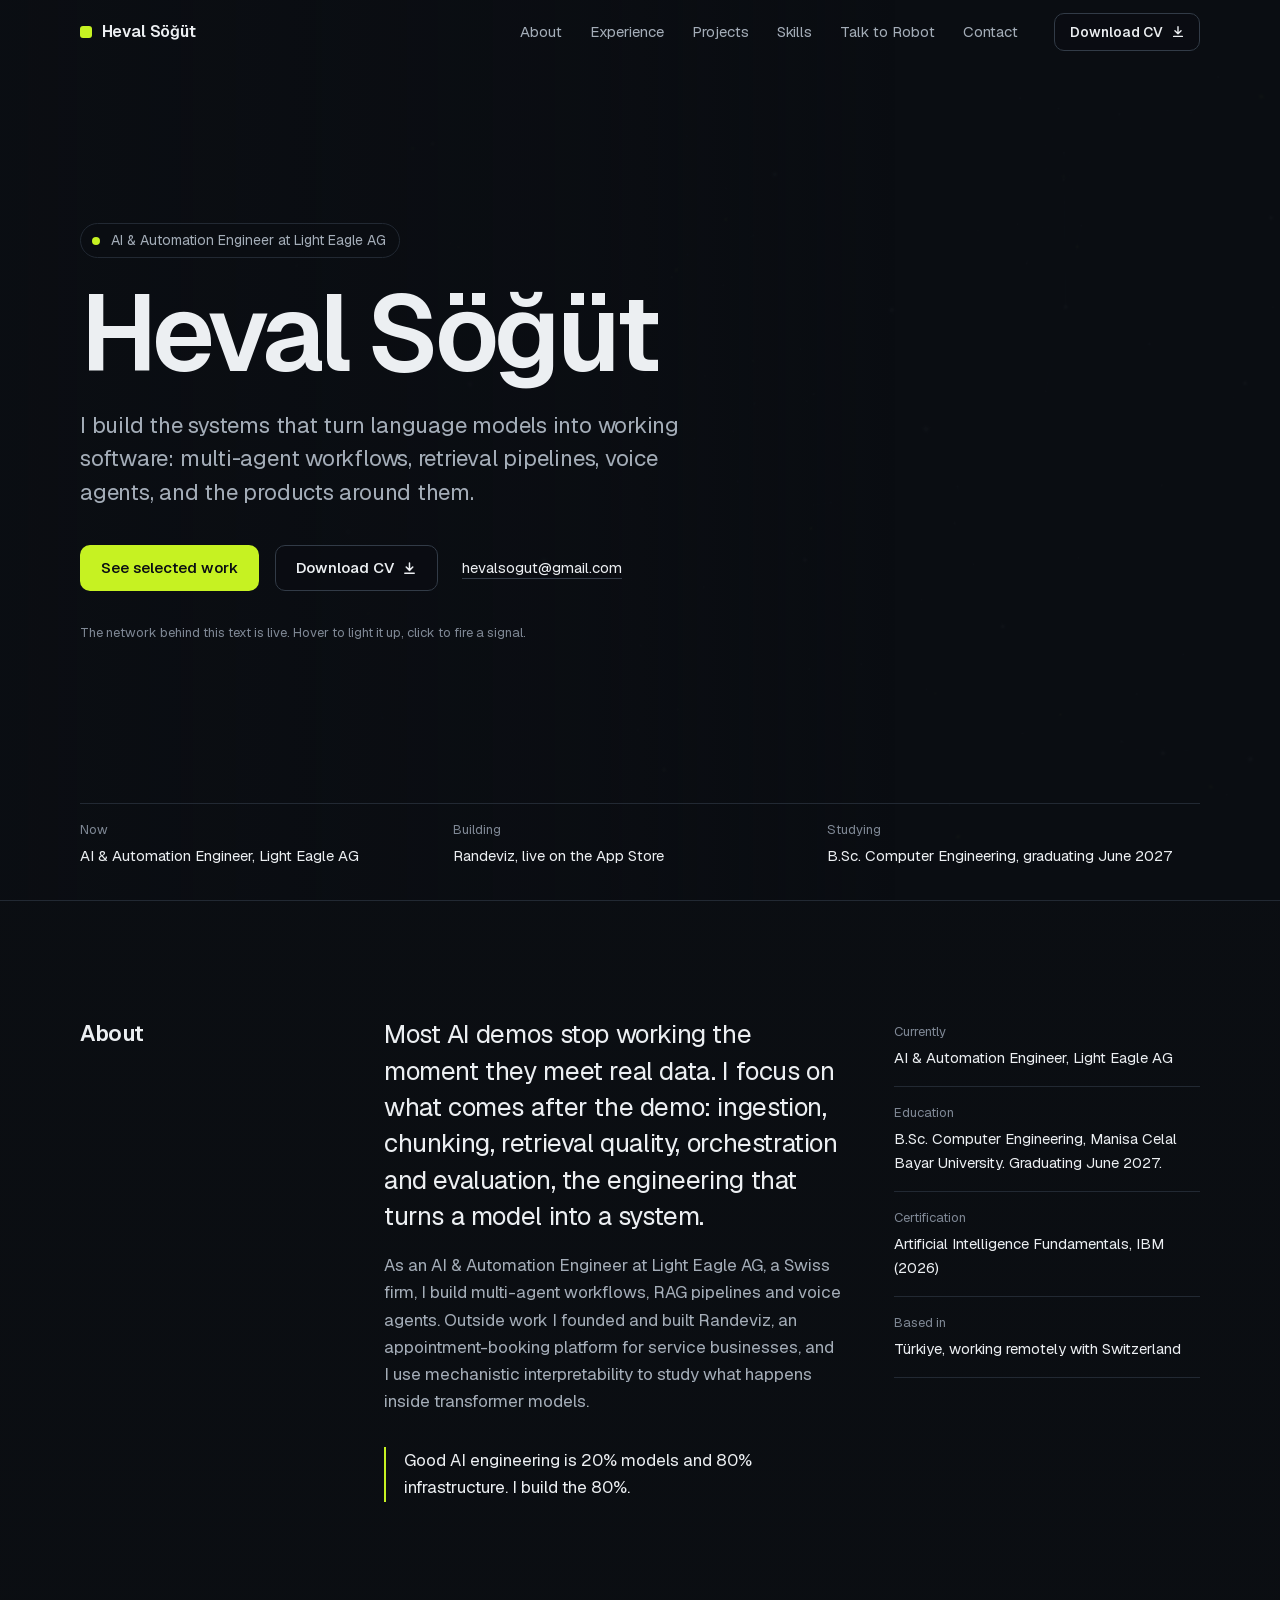
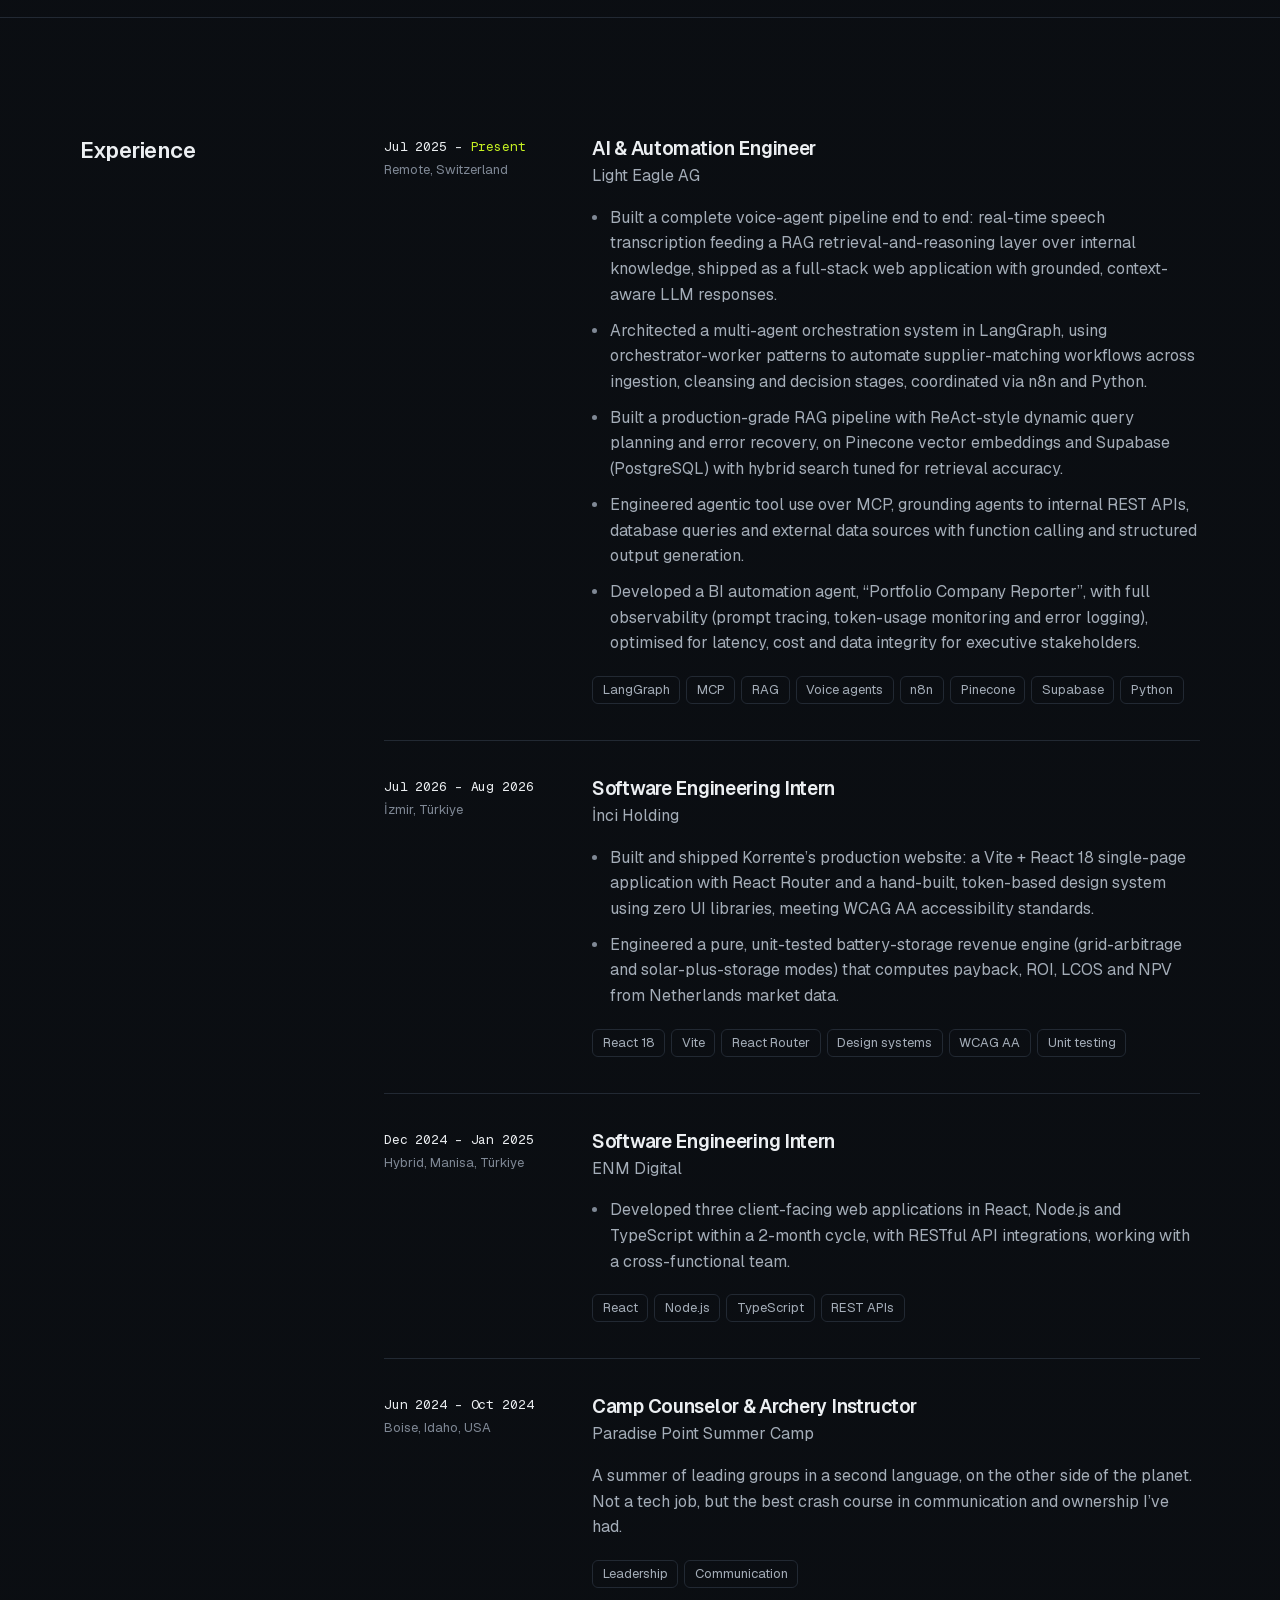
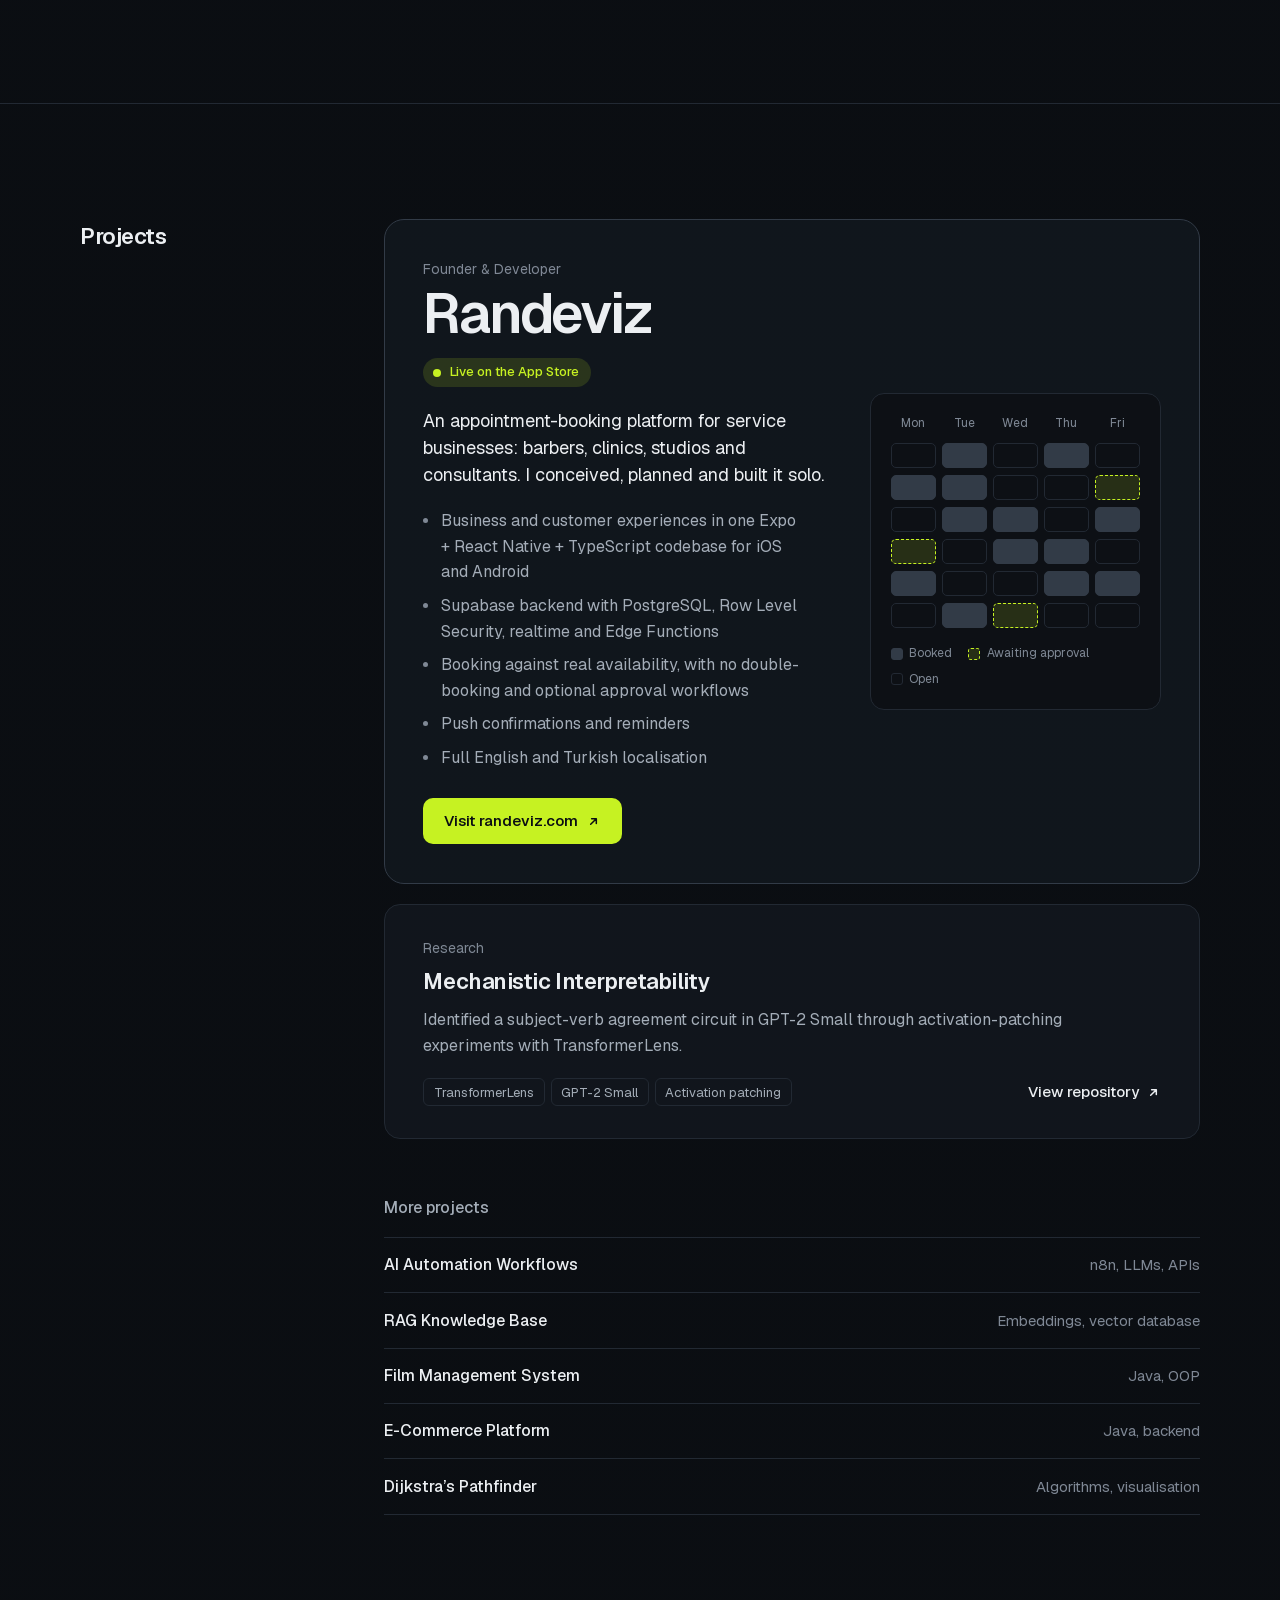
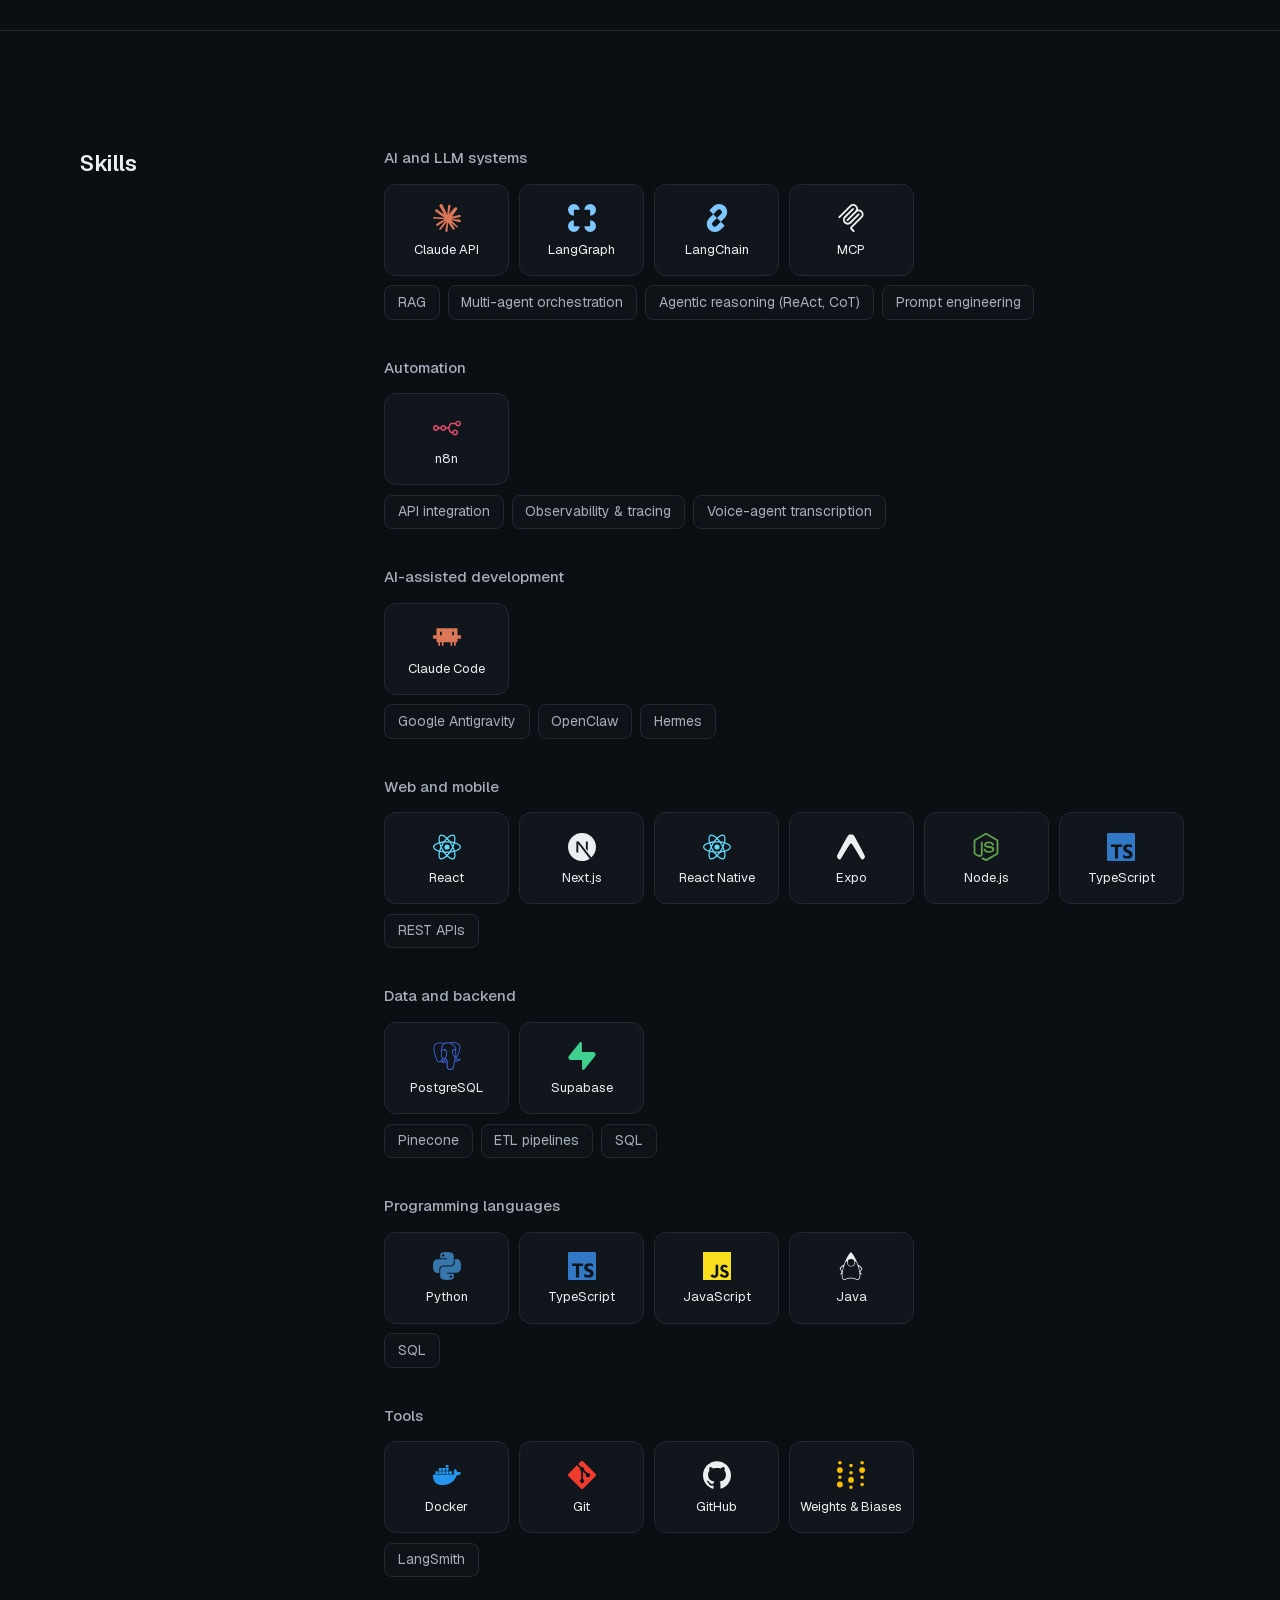
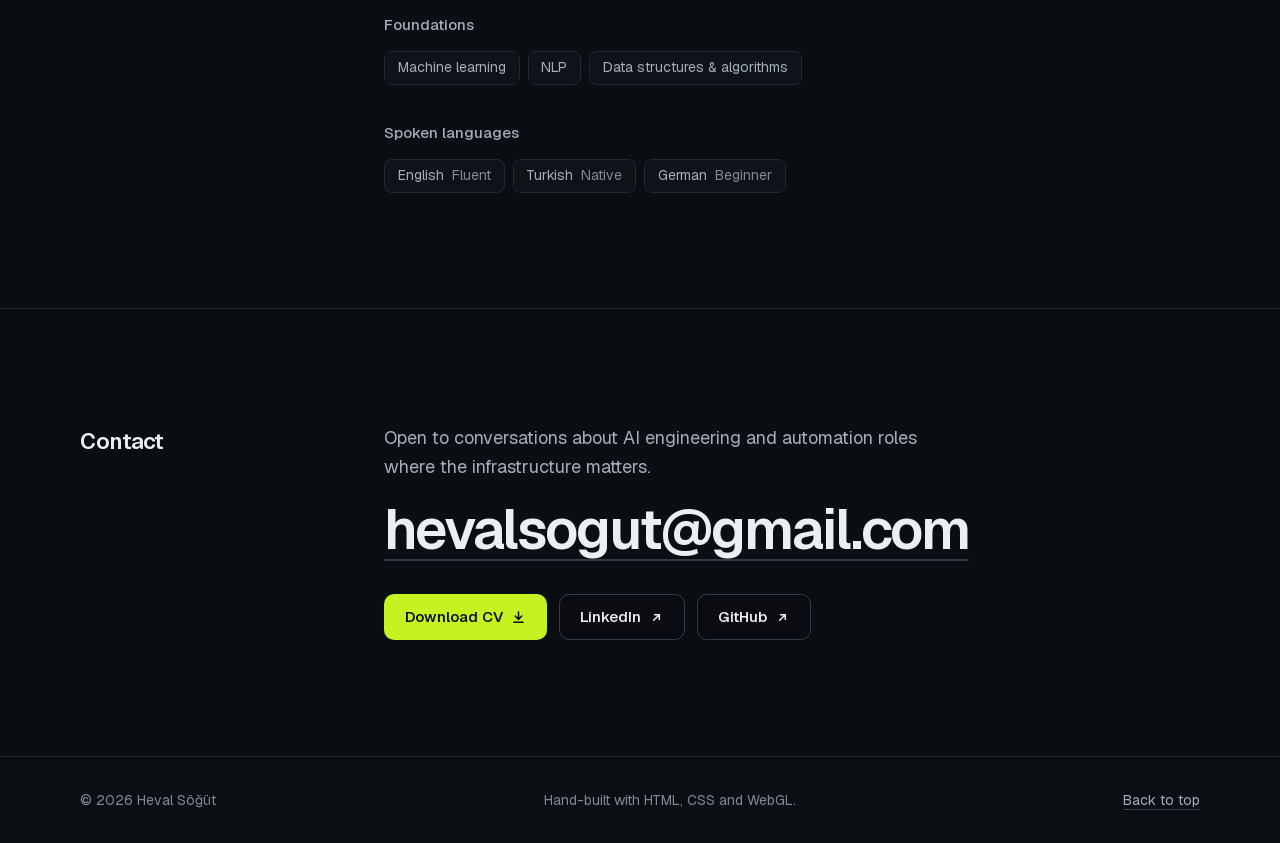
<file: index.html>
<!DOCTYPE html>
<html lang="en">
<head>
  <meta charset="UTF-8">
  <meta name="viewport" content="width=device-width, initial-scale=1.0">
  <meta http-equiv="Content-Security-Policy" content="default-src 'self'; script-src 'self'; style-src 'self'; img-src 'self' data:; font-src 'self'; connect-src 'self'; manifest-src 'self'; object-src 'none'; base-uri 'self'; form-action 'none'; upgrade-insecure-requests">
  <meta name="referrer" content="strict-origin-when-cross-origin">
  <title>Heval Söğüt | AI &amp; Automation Engineer</title>
  <meta name="description" content="Heval Söğüt is an AI & Automation Engineer building multi-agent systems, RAG pipelines and voice agents at Light Eagle AG. Founder of Randeviz.">
  <meta name="author" content="Heval Söğüt">
  <meta name="robots" content="index, follow, max-image-preview:large, max-snippet:-1, max-video-preview:-1">
  <meta name="theme-color" content="#0B0E13">
  <link rel="canonical" href="https://hevalsogut.com/">
  <link rel="me" href="https://github.com/hevalsogut">
  <link rel="me" href="https://www.linkedin.com/in/hevalsogut">
  <link rel="alternate" type="text/plain" href="/llms.txt" title="LLM-readable profile">

  <meta property="og:type" content="profile">
  <meta property="og:locale" content="en_US">
  <meta property="og:site_name" content="Heval Söğüt">
  <meta property="og:title" content="Heval Söğüt | AI &amp; Automation Engineer">
  <meta property="og:description" content="Multi-agent systems, RAG pipelines and voice agents at Light Eagle AG. Founder of Randeviz, live on the App Store.">
  <meta property="og:url" content="https://hevalsogut.com/">
  <meta property="og:image" content="https://hevalsogut.com/assets/images/og-image.png">
  <meta property="og:image:type" content="image/png">
  <meta property="og:image:width" content="1200">
  <meta property="og:image:height" content="630">
  <meta property="og:image:alt" content="Heval Söğüt, AI & Automation Engineer">
  <meta property="profile:first_name" content="Heval">
  <meta property="profile:last_name" content="Söğüt">
  <meta property="profile:username" content="hevalsogut">
  <meta name="twitter:card" content="summary_large_image">
  <meta name="twitter:title" content="Heval Söğüt | AI &amp; Automation Engineer">
  <meta name="twitter:description" content="Multi-agent systems, RAG pipelines and voice agents at Light Eagle AG. Founder of Randeviz, live on the App Store.">
  <meta name="twitter:image" content="https://hevalsogut.com/assets/images/og-image.png">
  <meta name="twitter:image:alt" content="Heval Söğüt, AI & Automation Engineer">

  <link rel="icon" href="/favicon.ico" sizes="48x48">
  <link rel="icon" href="/favicon.svg" type="image/svg+xml">
  <link rel="apple-touch-icon" href="/apple-touch-icon.png">
  <link rel="manifest" href="/site.webmanifest">
  <link rel="preload" href="assets/fonts/geist-latin.woff2" as="font" type="font/woff2" crossorigin>
  <link rel="stylesheet" href="assets/css/style.css?v=10">
  <script type="application/ld+json">
  {
    "@context": "https://schema.org",
    "@graph": [
      {
        "@type": "WebSite",
        "@id": "https://hevalsogut.com/#website",
        "url": "https://hevalsogut.com/",
        "name": "Heval Söğüt",
        "alternateName": ["Heval Sogut", "hevalsogut.com"],
        "inLanguage": "en",
        "publisher": { "@id": "https://hevalsogut.com/#person" }
      },
      {
        "@type": "ProfilePage",
        "@id": "https://hevalsogut.com/#profilepage",
        "url": "https://hevalsogut.com/",
        "name": "Heval Söğüt | AI & Automation Engineer",
        "inLanguage": "en",
        "isPartOf": { "@id": "https://hevalsogut.com/#website" },
        "mainEntity": { "@id": "https://hevalsogut.com/#person" },
        "primaryImageOfPage": { "@id": "https://hevalsogut.com/#image" },
        "dateModified": "2026-09-27T12:00:00+03:00"
      },
      {
        "@type": "ImageObject",
        "@id": "https://hevalsogut.com/#image",
        "url": "https://hevalsogut.com/assets/images/og-image.png",
        "width": 1200,
        "height": 630,
        "caption": "Heval Söğüt, AI & Automation Engineer"
      },
      {
        "@type": "Person",
        "@id": "https://hevalsogut.com/#person",
        "name": "Heval Söğüt",
        "alternateName": "Heval Sogut",
        "givenName": "Heval",
        "familyName": "Söğüt",
        "url": "https://hevalsogut.com/",
        "image": { "@id": "https://hevalsogut.com/#image" },
        "email": "mailto:hevalsogut@gmail.com",
        "jobTitle": "AI & Automation Engineer",
        "description": "AI & Automation Engineer building multi-agent systems, RAG pipelines and voice agents at Light Eagle AG. Founder and developer of Randeviz, an appointment-booking platform for service businesses.",
        "hasOccupation": {
          "@type": "Occupation",
          "name": "AI & Automation Engineer",
          "skills": "RAG, multi-agent orchestration, LangGraph, LangChain, MCP, voice agents, n8n, Python, TypeScript, React, React Native"
        },
        "worksFor": {
          "@type": "Organization",
          "name": "Light Eagle AG",
          "address": { "@type": "PostalAddress", "addressCountry": "CH" }
        },
        "alumniOf": {
          "@type": "CollegeOrUniversity",
          "name": "Manisa Celal Bayar University",
          "address": { "@type": "PostalAddress", "addressLocality": "Manisa", "addressCountry": "TR" }
        },
        "address": { "@type": "PostalAddress", "addressCountry": "TR" },
        "hasCredential": [
          {
            "@type": "EducationalOccupationalCredential",
            "name": "Artificial Intelligence Fundamentals",
            "credentialCategory": "certificate",
            "recognizedBy": { "@type": "Organization", "name": "IBM" }
          }
        ],
        "knowsLanguage": [
          { "@type": "Language", "name": "English", "alternateName": "en" },
          { "@type": "Language", "name": "Turkish", "alternateName": "tr" },
          { "@type": "Language", "name": "German", "alternateName": "de" }
        ],
        "knowsAbout": [
          "Artificial intelligence engineering",
          "AI automation",
          "Retrieval-Augmented Generation (RAG)",
          "Large language models (LLMs)",
          "AI agents",
          "Multi-agent orchestration",
          "LangGraph",
          "LangChain",
          "Model Context Protocol (MCP)",
          "Voice agents",
          "Prompt engineering",
          "Claude API",
          "n8n workflow automation",
          "Vector databases",
          "Pinecone",
          "Supabase",
          "PostgreSQL",
          "React",
          "Next.js",
          "React Native",
          "Expo",
          "TypeScript",
          "Python",
          "Machine learning",
          "Natural language processing",
          "Mechanistic interpretability"
        ],
        "sameAs": [
          "https://github.com/hevalsogut",
          "https://www.linkedin.com/in/hevalsogut"
        ]
      },
      {
        "@type": "Organization",
        "@id": "https://www.randeviz.com/#organization",
        "name": "Randeviz",
        "url": "https://www.randeviz.com",
        "description": "Appointment-booking platform for service businesses such as barbers, clinics, studios and consultants.",
        "founder": { "@id": "https://hevalsogut.com/#person" }
      },
      {
        "@type": "SoftwareApplication",
        "name": "Randeviz",
        "url": "https://www.randeviz.com",
        "applicationCategory": "BusinessApplication",
        "operatingSystem": "iOS",
        "description": "Appointment-booking app for service businesses, with business and customer experiences, real-availability booking without double-booking, optional approval workflows, push confirmations and reminders, in English and Turkish.",
        "creator": { "@id": "https://hevalsogut.com/#person" },
        "publisher": { "@id": "https://www.randeviz.com/#organization" }
      },
      {
        "@type": "SoftwareSourceCode",
        "name": "Mechanistic Interpretability: Subject-Verb Agreement in GPT-2 Small",
        "description": "Identified a subject-verb agreement circuit in GPT-2 Small through activation-patching experiments with TransformerLens.",
        "codeRepository": "https://github.com/hevalsogut/mech-interp-subject-verb-agreement",
        "author": { "@id": "https://hevalsogut.com/#person" }
      }
    ]
  }
  </script>
</head>
<body>
  <a class="skip-link" href="#main">Skip to content</a>

  <!-- Brand logos: Simple Icons (CC0 1.0; OpenJDK Duke BSD-3-Clause) -->
  <svg class="sprite" aria-hidden="true" focusable="false">
    <symbol id="si-claude" viewBox="0 0 24 24"><path fill="#D97757" d="m4.7144 15.9555 4.7174-2.6471.079-.2307-.079-.1275h-.2307l-.7893-.0486-2.6956-.0729-2.3375-.0971-2.2646-.1214-.5707-.1215-.5343-.7042.0546-.3522.4797-.3218.686.0608 1.5179.1032 2.2767.1578 1.6514.0972 2.4468.255h.3886l.0546-.1579-.1336-.0971-.1032-.0972L6.973 9.8356l-2.55-1.6879-1.3356-.9714-.7225-.4918-.3643-.4614-.1578-1.0078.6557-.7225.8803.0607.2246.0607.8925.686 1.9064 1.4754 2.4893 1.8336.3643.3035.1457-.1032.0182-.0728-.164-.2733-1.3539-2.4467-1.445-2.4893-.6435-1.032-.17-.6194c-.0607-.255-.1032-.4674-.1032-.7285L6.287.1335 6.6997 0l.9957.1336.419.3642.6192 1.4147 1.0018 2.2282 1.5543 3.0296.4553.8985.2429.8318.091.255h.1579v-.1457l.1275-1.706.2368-2.0947.2307-2.6957.0789-.7589.3764-.9107.7468-.4918.5828.2793.4797.686-.0668.4433-.2853 1.8517-.5586 2.9021-.3643 1.9429h.2125l.2429-.2429.9835-1.3053 1.6514-2.0643.7286-.8196.85-.9046.5464-.4311h1.0321l.759 1.1293-.34 1.1657-1.0625 1.3478-.8804 1.1414-1.2628 1.7-.7893 1.36.0729.1093.1882-.0183 2.8535-.607 1.5421-.2794 1.8396-.3157.8318.3886.091.3946-.3278.8075-1.967.4857-2.3072.4614-3.4364.8136-.0425.0304.0486.0607 1.5482.1457.6618.0364h1.621l3.0175.2247.7892.522.4736.6376-.079.4857-1.2142.6193-1.6393-.3886-3.825-.9107-1.3113-.3279h-.1822v.1093l1.0929 1.0686 2.0035 1.8092 2.5075 2.3314.1275.5768-.3218.4554-.34-.0486-2.2039-1.6575-.85-.7468-1.9246-1.621h-.1275v.17l.4432.6496 2.3436 3.5214.1214 1.0807-.17.3521-.6071.2125-.6679-.1214-1.3721-1.9246L14.38 17.959l-1.1414-1.9428-.1397.079-.674 7.2552-.3156.3703-.7286.2793-.6071-.4614-.3218-.7468.3218-1.4753.3886-1.9246.3157-1.53.2853-1.9004.17-.6314-.0121-.0425-.1397.0182-1.4328 1.9672-2.1796 2.9446-1.7243 1.8456-.4128.164-.7164-.3704.0667-.6618.4008-.5889 2.386-3.0357 1.4389-1.882.929-1.0868-.0062-.1579h-.0546l-6.3385 4.1164-1.1293.1457-.4857-.4554.0608-.7467.2307-.2429 1.9064-1.3114Z"/></symbol>
    <symbol id="si-langgraph" viewBox="0 0 24 24"><path fill="#7FC8FF" d="M5 19H10A5 5 0 115 14ZM19 14A5 5 0 1114 19H19ZM10 5A5 5 0 105 10V5ZM19 5V10A5 5 0 1014 5Z"/></symbol>
    <symbol id="si-langchain" viewBox="0 0 24 24"><path fill="#7FC8FF" d="M13.796 0a6.93 6.93 0 0 0-4.91 2.019L5.451 5.455l3.273 3.27 3.432-3.432a2.284 2.284 0 0 1 3.277 0 2.28 2.28 0 0 1 0 3.275L12 12.001l3.273 3.273 3.433-3.435c2.692-2.692 2.692-7.127 0-9.82A6.92 6.92 0 0 0 13.796 0m-5.07 8.728-3.433 3.434c-2.692 2.693-2.692 7.126 0 9.819A6.92 6.92 0 0 0 10.203 24a6.93 6.93 0 0 0 4.911-2.02l3.432-3.432-3.271-3.272-3.433 3.433a2.284 2.284 0 0 1-3.277 0 2.28 2.28 0 0 1 0-3.276L12 12z"/></symbol>
    <symbol id="si-modelcontextprotocol" viewBox="0 0 24 24"><path fill="#ECEFF2" d="M13.85 0a4.16 4.16 0 0 0-2.95 1.217L1.456 10.66a.835.835 0 0 0 0 1.18.835.835 0 0 0 1.18 0l9.442-9.442a2.49 2.49 0 0 1 3.541 0 2.49 2.49 0 0 1 0 3.541L8.59 12.97l-.1.1a.835.835 0 0 0 0 1.18.835.835 0 0 0 1.18 0l.1-.098 7.03-7.034a2.49 2.49 0 0 1 3.542 0l.049.05a2.49 2.49 0 0 1 0 3.54l-8.54 8.54a1.96 1.96 0 0 0 0 2.755l1.753 1.753a.835.835 0 0 0 1.18 0 .835.835 0 0 0 0-1.18l-1.753-1.753a.266.266 0 0 1 0-.394l8.54-8.54a4.185 4.185 0 0 0 0-5.9l-.05-.05a4.16 4.16 0 0 0-2.95-1.218c-.2 0-.401.02-.6.048a4.17 4.17 0 0 0-1.17-3.552A4.16 4.16 0 0 0 13.85 0m0 3.333a.84.84 0 0 0-.59.245L6.275 10.56a4.186 4.186 0 0 0 0 5.902 4.186 4.186 0 0 0 5.902 0L19.16 9.48a.835.835 0 0 0 0-1.18.835.835 0 0 0-1.18 0l-6.985 6.984a2.49 2.49 0 0 1-3.54 0 2.49 2.49 0 0 1 0-3.54l6.983-6.985a.835.835 0 0 0 0-1.18.84.84 0 0 0-.59-.245"/></symbol>
    <symbol id="si-n8n" viewBox="0 0 24 24"><path fill="#EA4B71" d="M21.4737 5.6842c-1.1772 0-2.1663.8051-2.4468 1.8947h-2.8955c-1.235 0-2.289.893-2.492 2.111l-.1038.623a1.263 1.263 0 0 1-1.246 1.0555H11.289c-.2805-1.0896-1.2696-1.8947-2.4468-1.8947s-2.1663.8051-2.4467 1.8947H4.973c-.2805-1.0896-1.2696-1.8947-2.4468-1.8947C1.1311 9.4737 0 10.6047 0 12s1.131 2.5263 2.5263 2.5263c1.1772 0 2.1663-.8051 2.4468-1.8947h1.4223c.2804 1.0896 1.2696 1.8947 2.4467 1.8947 1.1772 0 2.1663-.8051 2.4468-1.8947h1.0008a1.263 1.263 0 0 1 1.2459 1.0555l.1038.623c.203 1.218 1.257 2.111 2.492 2.111h.3692c.2804 1.0895 1.2696 1.8947 2.4468 1.8947 1.3952 0 2.5263-1.131 2.5263-2.5263s-1.131-2.5263-2.5263-2.5263c-1.1772 0-2.1664.805-2.4468 1.8947h-.3692a1.263 1.263 0 0 1-1.246-1.0555l-.1037-.623A2.52 2.52 0 0 0 13.9607 12a2.52 2.52 0 0 0 .821-1.4794l.1038-.623a1.263 1.263 0 0 1 1.2459-1.0555h2.8955c.2805 1.0896 1.2696 1.8947 2.4468 1.8947 1.3952 0 2.5263-1.131 2.5263-2.5263s-1.131-2.5263-2.5263-2.5263m0 1.2632a1.263 1.263 0 0 1 1.2631 1.2631 1.263 1.263 0 0 1-1.2631 1.2632 1.263 1.263 0 0 1-1.2632-1.2632 1.263 1.263 0 0 1 1.2632-1.2631M2.5263 10.7368A1.263 1.263 0 0 1 3.7895 12a1.263 1.263 0 0 1-1.2632 1.2632A1.263 1.263 0 0 1 1.2632 12a1.263 1.263 0 0 1 1.2631-1.2632m6.3158 0A1.263 1.263 0 0 1 10.1053 12a1.263 1.263 0 0 1-1.2632 1.2632A1.263 1.263 0 0 1 7.579 12a1.263 1.263 0 0 1 1.2632-1.2632m10.1053 3.7895a1.263 1.263 0 0 1 1.2631 1.2632 1.263 1.263 0 0 1-1.2631 1.2631 1.263 1.263 0 0 1-1.2632-1.2631 1.263 1.263 0 0 1 1.2632-1.2632"/></symbol>
    <symbol id="si-claudecode" viewBox="0 0 24 24"><path fill="#D97757" d="M21 10.5h3v3h-3v3h-1.5v3H18v-3h-1.5v3H15v-3H9v3H7.5v-3H6v3H4.5v-3H3v-3H0v-3h3v-6h18Zm-15 0h1.5v-3H6Zm10.5 0H18v-3h-1.5z"/></symbol>
    <symbol id="si-react" viewBox="0 0 24 24"><path fill="#61DAFB" d="M14.23 12.004a2.236 2.236 0 0 1-2.235 2.236 2.236 2.236 0 0 1-2.236-2.236 2.236 2.236 0 0 1 2.235-2.236 2.236 2.236 0 0 1 2.236 2.236zm2.648-10.69c-1.346 0-3.107.96-4.888 2.622-1.78-1.653-3.542-2.602-4.887-2.602-.41 0-.783.093-1.106.278-1.375.793-1.683 3.264-.973 6.365C1.98 8.917 0 10.42 0 12.004c0 1.59 1.99 3.097 5.043 4.03-.704 3.113-.39 5.588.988 6.38.32.187.69.275 1.102.275 1.345 0 3.107-.96 4.888-2.624 1.78 1.654 3.542 2.603 4.887 2.603.41 0 .783-.09 1.106-.275 1.374-.792 1.683-3.263.973-6.365C22.02 15.096 24 13.59 24 12.004c0-1.59-1.99-3.097-5.043-4.032.704-3.11.39-5.587-.988-6.38-.318-.184-.688-.277-1.092-.278zm-.005 1.09v.006c.225 0 .406.044.558.127.666.382.955 1.835.73 3.704-.054.46-.142.945-.25 1.44-.96-.236-2.006-.417-3.107-.534-.66-.905-1.345-1.727-2.035-2.447 1.592-1.48 3.087-2.292 4.105-2.295zm-9.77.02c1.012 0 2.514.808 4.11 2.28-.686.72-1.37 1.537-2.02 2.442-1.107.117-2.154.298-3.113.538-.112-.49-.195-.964-.254-1.42-.23-1.868.054-3.32.714-3.707.19-.09.4-.127.563-.132zm4.882 3.05c.455.468.91.992 1.36 1.564-.44-.02-.89-.034-1.345-.034-.46 0-.915.01-1.36.034.44-.572.895-1.096 1.345-1.565zM12 8.1c.74 0 1.477.034 2.202.093.406.582.802 1.203 1.183 1.86.372.64.71 1.29 1.018 1.946-.308.655-.646 1.31-1.013 1.95-.38.66-.773 1.288-1.18 1.87-.728.063-1.466.098-2.21.098-.74 0-1.477-.035-2.202-.093-.406-.582-.802-1.204-1.183-1.86-.372-.64-.71-1.29-1.018-1.946.303-.657.646-1.313 1.013-1.954.38-.66.773-1.286 1.18-1.868.728-.064 1.466-.098 2.21-.098zm-3.635.254c-.24.377-.48.763-.704 1.16-.225.39-.435.782-.635 1.174-.265-.656-.49-1.31-.676-1.947.64-.15 1.315-.283 2.015-.386zm7.26 0c.695.103 1.365.23 2.006.387-.18.632-.405 1.282-.66 1.933-.2-.39-.41-.783-.64-1.174-.225-.392-.465-.774-.705-1.146zm3.063.675c.484.15.944.317 1.375.498 1.732.74 2.852 1.708 2.852 2.476-.005.768-1.125 1.74-2.857 2.475-.42.18-.88.342-1.355.493-.28-.958-.646-1.956-1.1-2.98.45-1.017.81-2.01 1.085-2.964zm-13.395.004c.278.96.645 1.957 1.1 2.98-.45 1.017-.812 2.01-1.086 2.964-.484-.15-.944-.318-1.37-.5-1.732-.737-2.852-1.706-2.852-2.474 0-.768 1.12-1.742 2.852-2.476.42-.18.88-.342 1.356-.494zm11.678 4.28c.265.657.49 1.312.676 1.948-.64.157-1.316.29-2.016.39.24-.375.48-.762.705-1.158.225-.39.435-.788.636-1.18zm-9.945.02c.2.392.41.783.64 1.175.23.39.465.772.705 1.143-.695-.102-1.365-.23-2.006-.386.18-.63.406-1.282.66-1.933zM17.92 16.32c.112.493.2.968.254 1.423.23 1.868-.054 3.32-.714 3.708-.147.09-.338.128-.563.128-1.012 0-2.514-.807-4.11-2.28.686-.72 1.37-1.536 2.02-2.44 1.107-.118 2.154-.3 3.113-.54zm-11.83.01c.96.234 2.006.415 3.107.532.66.905 1.345 1.727 2.035 2.446-1.595 1.483-3.092 2.295-4.11 2.295-.22-.005-.406-.05-.553-.132-.666-.38-.955-1.834-.73-3.703.054-.46.142-.944.25-1.438zm4.56.64c.44.02.89.034 1.345.034.46 0 .915-.01 1.36-.034-.44.572-.895 1.095-1.345 1.565-.455-.47-.91-.993-1.36-1.565z"/></symbol>
    <symbol id="si-nextdotjs" viewBox="0 0 24 24"><path fill="#ECEFF2" d="M18.665 21.978C16.758 23.255 14.465 24 12 24 5.377 24 0 18.623 0 12S5.377 0 12 0s12 5.377 12 12c0 3.583-1.574 6.801-4.067 9.001L9.219 7.2H7.2v9.596h1.615V9.251l9.85 12.727Zm-3.332-8.533 1.6 2.061V7.2h-1.6v6.245Z"/></symbol>
    <symbol id="si-expo" viewBox="0 0 24 24"><path fill="#ECEFF2" d="M0 20.084c.043.53.23 1.063.718 1.778.58.849 1.576 1.315 2.303.567.49-.505 5.794-9.776 8.35-13.29a.761.761 0 011.248 0c2.556 3.514 7.86 12.785 8.35 13.29.727.748 1.723.282 2.303-.567.57-.835.728-1.42.728-2.046 0-.426-8.26-15.798-9.092-17.078-.8-1.23-1.044-1.498-2.397-1.542h-1.032c-1.353.044-1.597.311-2.398 1.542C8.267 3.991.33 18.758 0 19.77Z"/></symbol>
    <symbol id="si-nodedotjs" viewBox="0 0 24 24"><path fill="#5FA04E" d="M11.998,24c-0.321,0-0.641-0.084-0.922-0.247l-2.936-1.737c-0.438-0.245-0.224-0.332-0.08-0.383 c0.585-0.203,0.703-0.25,1.328-0.604c0.065-0.037,0.151-0.023,0.218,0.017l2.256,1.339c0.082,0.045,0.197,0.045,0.272,0l8.795-5.076 c0.082-0.047,0.134-0.141,0.134-0.238V6.921c0-0.099-0.053-0.192-0.137-0.242l-8.791-5.072c-0.081-0.047-0.189-0.047-0.271,0 L3.075,6.68C2.99,6.729,2.936,6.825,2.936,6.921v10.15c0,0.097,0.054,0.189,0.139,0.235l2.409,1.392 c1.307,0.654,2.108-0.116,2.108-0.89V7.787c0-0.142,0.114-0.253,0.256-0.253h1.115c0.139,0,0.255,0.112,0.255,0.253v10.021 c0,1.745-0.95,2.745-2.604,2.745c-0.508,0-0.909,0-2.026-0.551L2.28,18.675c-0.57-0.329-0.922-0.945-0.922-1.604V6.921 c0-0.659,0.353-1.275,0.922-1.603l8.795-5.082c0.557-0.315,1.296-0.315,1.848,0l8.794,5.082c0.57,0.329,0.924,0.944,0.924,1.603 v10.15c0,0.659-0.354,1.273-0.924,1.604l-8.794,5.078C12.643,23.916,12.324,24,11.998,24z M19.099,13.993 c0-1.9-1.284-2.406-3.987-2.763c-2.731-0.361-3.009-0.548-3.009-1.187c0-0.528,0.235-1.233,2.258-1.233 c1.807,0,2.473,0.389,2.747,1.607c0.024,0.115,0.129,0.199,0.247,0.199h1.141c0.071,0,0.138-0.031,0.186-0.081 c0.048-0.054,0.074-0.123,0.067-0.196c-0.177-2.098-1.571-3.076-4.388-3.076c-2.508,0-4.004,1.058-4.004,2.833 c0,1.925,1.488,2.457,3.895,2.695c2.88,0.282,3.103,0.703,3.103,1.269c0,0.983-0.789,1.402-2.642,1.402 c-2.327,0-2.839-0.584-3.011-1.742c-0.02-0.124-0.126-0.215-0.253-0.215h-1.137c-0.141,0-0.254,0.112-0.254,0.253 c0,1.482,0.806,3.248,4.655,3.248C17.501,17.007,19.099,15.91,19.099,13.993z"/></symbol>
    <symbol id="si-typescript" viewBox="0 0 24 24"><path fill="#3178C6" d="M1.125 0C.502 0 0 .502 0 1.125v21.75C0 23.498.502 24 1.125 24h21.75c.623 0 1.125-.502 1.125-1.125V1.125C24 .502 23.498 0 22.875 0zm17.363 9.75c.612 0 1.154.037 1.627.111a6.38 6.38 0 0 1 1.306.34v2.458a3.95 3.95 0 0 0-.643-.361 5.093 5.093 0 0 0-.717-.26 5.453 5.453 0 0 0-1.426-.2c-.3 0-.573.028-.819.086a2.1 2.1 0 0 0-.623.242c-.17.104-.3.229-.393.374a.888.888 0 0 0-.14.49c0 .196.053.373.156.529.104.156.252.304.443.444s.423.276.696.41c.273.135.582.274.926.416.47.197.892.407 1.266.628.374.222.695.473.963.753.268.279.472.598.614.957.142.359.214.776.214 1.253 0 .657-.125 1.21-.373 1.656a3.033 3.033 0 0 1-1.012 1.085 4.38 4.38 0 0 1-1.487.596c-.566.12-1.163.18-1.79.18a9.916 9.916 0 0 1-1.84-.164 5.544 5.544 0 0 1-1.512-.493v-2.63a5.033 5.033 0 0 0 3.237 1.2c.333 0 .624-.03.872-.09.249-.06.456-.144.623-.25.166-.108.29-.234.373-.38a1.023 1.023 0 0 0-.074-1.089 2.12 2.12 0 0 0-.537-.5 5.597 5.597 0 0 0-.807-.444 27.72 27.72 0 0 0-1.007-.436c-.918-.383-1.602-.852-2.053-1.405-.45-.553-.676-1.222-.676-2.005 0-.614.123-1.141.369-1.582.246-.441.58-.804 1.004-1.089a4.494 4.494 0 0 1 1.47-.629 7.536 7.536 0 0 1 1.77-.201zm-15.113.188h9.563v2.166H9.506v9.646H6.789v-9.646H3.375z"/></symbol>
    <symbol id="si-postgresql" viewBox="0 0 24 24"><path fill="#4169E1" d="M23.5594 14.7228a.5269.5269 0 0 0-.0563-.1191c-.139-.2632-.4768-.3418-1.0074-.2321-1.6533.3411-2.2935.1312-2.5256-.0191 1.342-2.0482 2.445-4.522 3.0411-6.8297.2714-1.0507.7982-3.5237.1222-4.7316a1.5641 1.5641 0 0 0-.1509-.235C21.6931.9086 19.8007.0248 17.5099.0005c-1.4947-.0158-2.7705.3461-3.1161.4794a9.449 9.449 0 0 0-.5159-.0816 8.044 8.044 0 0 0-1.3114-.1278c-1.1822-.0184-2.2038.2642-3.0498.8406-.8573-.3211-4.7888-1.645-7.2219.0788C.9359 2.1526.3086 3.8733.4302 6.3043c.0409.818.5069 3.334 1.2423 5.7436.4598 1.5065.9387 2.7019 1.4334 3.582.553.9942 1.1259 1.5933 1.7143 1.7895.4474.1491 1.1327.1441 1.8581-.7279.8012-.9635 1.5903-1.8258 1.9446-2.2069.4351.2355.9064.3625 1.39.3772a.0569.0569 0 0 0 .0004.0041 11.0312 11.0312 0 0 0-.2472.3054c-.3389.4302-.4094.5197-1.5002.7443-.3102.064-1.1344.2339-1.1464.8115-.0025.1224.0329.2309.0919.3268.2269.4231.9216.6097 1.015.6331 1.3345.3335 2.5044.092 3.3714-.6787-.017 2.231.0775 4.4174.3454 5.0874.2212.5529.7618 1.9045 2.4692 1.9043.2505 0 .5263-.0291.8296-.0941 1.7819-.3821 2.5557-1.1696 2.855-2.9059.1503-.8707.4016-2.8753.5388-4.1012.0169-.0703.0357-.1207.057-.1362.0007-.0005.0697-.0471.4272.0307a.3673.3673 0 0 0 .0443.0068l.2539.0223.0149.001c.8468.0384 1.9114-.1426 2.5312-.4308.6438-.2988 1.8057-1.0323 1.5951-1.6698zM2.371 11.8765c-.7435-2.4358-1.1779-4.8851-1.2123-5.5719-.1086-2.1714.4171-3.6829 1.5623-4.4927 1.8367-1.2986 4.8398-.5408 6.108-.13-.0032.0032-.0066.0061-.0098.0094-2.0238 2.044-1.9758 5.536-1.9708 5.7495-.0002.0823.0066.1989.0162.3593.0348.5873.0996 1.6804-.0735 2.9184-.1609 1.1504.1937 2.2764.9728 3.0892.0806.0841.1648.1631.2518.2374-.3468.3714-1.1004 1.1926-1.9025 2.1576-.5677.6825-.9597.5517-1.0886.5087-.3919-.1307-.813-.5871-1.2381-1.3223-.4796-.839-.9635-2.0317-1.4155-3.5126zm6.0072 5.0871c-.1711-.0428-.3271-.1132-.4322-.1772.0889-.0394.2374-.0902.4833-.1409 1.2833-.2641 1.4815-.4506 1.9143-1.0002.0992-.126.2116-.2687.3673-.4426a.3549.3549 0 0 0 .0737-.1298c.1708-.1513.2724-.1099.4369-.0417.156.0646.3078.26.3695.4752.0291.1016.0619.2945-.0452.4444-.9043 1.2658-2.2216 1.2494-3.1676 1.0128zm2.094-3.988-.0525.141c-.133.3566-.2567.6881-.3334 1.003-.6674-.0021-1.3168-.2872-1.8105-.8024-.6279-.6551-.9131-1.5664-.7825-2.5004.1828-1.3079.1153-2.4468.079-3.0586-.005-.0857-.0095-.1607-.0122-.2199.2957-.2621 1.6659-.9962 2.6429-.7724.4459.1022.7176.4057.8305.928.5846 2.7038.0774 3.8307-.3302 4.7363-.084.1866-.1633.3629-.2311.5454zm7.3637 4.5725c-.0169.1768-.0358.376-.0618.5959l-.146.4383a.3547.3547 0 0 0-.0182.1077c-.0059.4747-.054.6489-.115.8693-.0634.2292-.1353.4891-.1794 1.0575-.11 1.4143-.8782 2.2267-2.4172 2.5565-1.5155.3251-1.7843-.4968-2.0212-1.2217a6.5824 6.5824 0 0 0-.0769-.2266c-.2154-.5858-.1911-1.4119-.1574-2.5551.0165-.5612-.0249-1.9013-.3302-2.6462.0044-.2932.0106-.5909.019-.8918a.3529.3529 0 0 0-.0153-.1126 1.4927 1.4927 0 0 0-.0439-.208c-.1226-.4283-.4213-.7866-.7797-.9351-.1424-.059-.4038-.1672-.7178-.0869.067-.276.1831-.5875.309-.9249l.0529-.142c.0595-.16.134-.3257.213-.5012.4265-.9476 1.0106-2.2453.3766-5.1772-.2374-1.0981-1.0304-1.6343-2.2324-1.5098-.7207.0746-1.3799.3654-1.7088.5321a5.6716 5.6716 0 0 0-.1958.1041c.0918-1.1064.4386-3.1741 1.7357-4.4823a4.0306 4.0306 0 0 1 .3033-.276.3532.3532 0 0 0 .1447-.0644c.7524-.5706 1.6945-.8506 2.802-.8325.4091.0067.8017.0339 1.1742.081 1.939.3544 3.2439 1.4468 4.0359 2.3827.8143.9623 1.2552 1.9315 1.4312 2.4543-1.3232-.1346-2.2234.1268-2.6797.779-.9926 1.4189.543 4.1729 1.2811 5.4964.1353.2426.2522.4522.2889.5413.2403.5825.5515.9713.7787 1.2552.0696.087.1372.1714.1885.245-.4008.1155-1.1208.3825-1.0552 1.717-.0123.1563-.0423.4469-.0834.8148-.0461.2077-.0702.4603-.0994.7662zm.8905-1.6211c-.0405-.8316.2691-.9185.5967-1.0105a2.8566 2.8566 0 0 0 .135-.0406 1.202 1.202 0 0 0 .1342.103c.5703.3765 1.5823.4213 3.0068.1344-.2016.1769-.5189.3994-.9533.6011-.4098.1903-1.0957.333-1.7473.3636-.7197.0336-1.0859-.0807-1.1721-.151zm.5695-9.2712c-.0059.3508-.0542.6692-.1054 1.0017-.055.3576-.112.7274-.1264 1.1762-.0142.4368.0404.8909.0932 1.3301.1066.887.216 1.8003-.2075 2.7014a3.5272 3.5272 0 0 1-.1876-.3856c-.0527-.1276-.1669-.3326-.3251-.6162-.6156-1.1041-2.0574-3.6896-1.3193-4.7446.3795-.5427 1.3408-.5661 2.1781-.463zm.2284 7.0137a12.3762 12.3762 0 0 0-.0853-.1074l-.0355-.0444c.7262-1.1995.5842-2.3862.4578-3.4385-.0519-.4318-.1009-.8396-.0885-1.2226.0129-.4061.0666-.7543.1185-1.0911.0639-.415.1288-.8443.1109-1.3505.0134-.0531.0188-.1158.0118-.1902-.0457-.4855-.5999-1.938-1.7294-3.253-.6076-.7073-1.4896-1.4972-2.6889-2.0395.5251-.1066 1.2328-.2035 2.0244-.1859 2.0515.0456 3.6746.8135 4.8242 2.2824a.908.908 0 0 1 .0667.1002c.7231 1.3556-.2762 6.2751-2.9867 10.5405zm-8.8166-6.1162c-.025.1794-.3089.4225-.6211.4225a.5821.5821 0 0 1-.0809-.0056c-.1873-.026-.3765-.144-.5059-.3156-.0458-.0605-.1203-.178-.1055-.2844.0055-.0401.0261-.0985.0925-.1488.1182-.0894.3518-.1226.6096-.0867.3163.0441.6426.1938.6113.4186zm7.9305-.4114c.0111.0792-.049.201-.1531.3102-.0683.0717-.212.1961-.4079.2232a.5456.5456 0 0 1-.075.0052c-.2935 0-.5414-.2344-.5607-.3717-.024-.1765.2641-.3106.5611-.352.297-.0414.6111.0088.6356.1851z"/></symbol>
    <symbol id="si-supabase" viewBox="0 0 24 24"><path fill="#3FCF8E" d="M11.9 1.036c-.015-.986-1.26-1.41-1.874-.637L.764 12.05C-.33 13.427.65 15.455 2.409 15.455h9.579l.113 7.51c.014.985 1.259 1.408 1.873.636l9.262-11.653c1.093-1.375.113-3.403-1.645-3.403h-9.642z"/></symbol>
    <symbol id="si-python" viewBox="0 0 24 24"><path fill="#3776AB" d="M14.25.18l.9.2.73.26.59.3.45.32.34.34.25.34.16.33.1.3.04.26.02.2-.01.13V8.5l-.05.63-.13.55-.21.46-.26.38-.3.31-.33.25-.35.19-.35.14-.33.1-.3.07-.26.04-.21.02H8.77l-.69.05-.59.14-.5.22-.41.27-.33.32-.27.35-.2.36-.15.37-.1.35-.07.32-.04.27-.02.21v3.06H3.17l-.21-.03-.28-.07-.32-.12-.35-.18-.36-.26-.36-.36-.35-.46-.32-.59-.28-.73-.21-.88-.14-1.05-.05-1.23.06-1.22.16-1.04.24-.87.32-.71.36-.57.4-.44.42-.33.42-.24.4-.16.36-.1.32-.05.24-.01h.16l.06.01h8.16v-.83H6.18l-.01-2.75-.02-.37.05-.34.11-.31.17-.28.25-.26.31-.23.38-.2.44-.18.51-.15.58-.12.64-.1.71-.06.77-.04.84-.02 1.27.05zm-6.3 1.98l-.23.33-.08.41.08.41.23.34.33.22.41.09.41-.09.33-.22.23-.34.08-.41-.08-.41-.23-.33-.33-.22-.41-.09-.41.09zm13.09 3.95l.28.06.32.12.35.18.36.27.36.35.35.47.32.59.28.73.21.88.14 1.04.05 1.23-.06 1.23-.16 1.04-.24.86-.32.71-.36.57-.4.45-.42.33-.42.24-.4.16-.36.09-.32.05-.24.02-.16-.01h-8.22v.82h5.84l.01 2.76.02.36-.05.34-.11.31-.17.29-.25.25-.31.24-.38.2-.44.17-.51.15-.58.13-.64.09-.71.07-.77.04-.84.01-1.27-.04-1.07-.14-.9-.2-.73-.25-.59-.3-.45-.33-.34-.34-.25-.34-.16-.33-.1-.3-.04-.25-.02-.2.01-.13v-5.34l.05-.64.13-.54.21-.46.26-.38.3-.32.33-.24.35-.2.35-.14.33-.1.3-.06.26-.04.21-.02.13-.01h5.84l.69-.05.59-.14.5-.21.41-.28.33-.32.27-.35.2-.36.15-.36.1-.35.07-.32.04-.28.02-.21V6.07h2.09l.14.01zm-6.47 14.25l-.23.33-.08.41.08.41.23.33.33.23.41.08.41-.08.33-.23.23-.33.08-.41-.08-.41-.23-.33-.33-.23-.41-.08-.41.08z"/></symbol>
    <symbol id="si-javascript" viewBox="0 0 24 24"><path fill="#F7DF1E" d="M0 0h24v24H0V0zm22.034 18.276c-.175-1.095-.888-2.015-3.003-2.873-.736-.345-1.554-.585-1.797-1.14-.091-.33-.105-.51-.046-.705.15-.646.915-.84 1.515-.66.39.12.75.42.976.9 1.034-.676 1.034-.676 1.755-1.125-.27-.42-.404-.601-.586-.78-.63-.705-1.469-1.065-2.834-1.034l-.705.089c-.676.165-1.32.525-1.71 1.005-1.14 1.291-.811 3.541.569 4.471 1.365 1.02 3.361 1.244 3.616 2.205.24 1.17-.87 1.545-1.966 1.41-.811-.18-1.26-.586-1.755-1.336l-1.83 1.051c.21.48.45.689.81 1.109 1.74 1.756 6.09 1.666 6.871-1.004.029-.09.24-.705.074-1.65l.046.067zm-8.983-7.245h-2.248c0 1.938-.009 3.864-.009 5.805 0 1.232.063 2.363-.138 2.711-.33.689-1.18.601-1.566.48-.396-.196-.597-.466-.83-.855-.063-.105-.11-.196-.127-.196l-1.825 1.125c.305.63.75 1.172 1.324 1.517.855.51 2.004.675 3.207.405.783-.226 1.458-.691 1.811-1.411.51-.93.402-2.07.397-3.346.012-2.054 0-4.109 0-6.179l.004-.056z"/></symbol>
    <symbol id="si-openjdk" viewBox="0 0 24 24"><path fill="#ECEFF2" d="M11.915 0 11.7.215C9.515 2.4 7.47 6.39 6.046 10.483c-1.064 1.024-3.633 2.81-3.711 3.551-.093.87 1.746 2.611 1.55 3.235-.198.625-1.304 1.408-1.014 1.939.1.188.823.011 1.277-.491a13.389 13.389 0 0 0-.017 2.14c.076.906.27 1.668.643 2.232.372.563.956.911 1.667.911.397 0 .727-.114 1.024-.264.298-.149.571-.33.91-.5.68-.34 1.634-.666 3.53-.604 1.903.062 2.872.39 3.559.704.687.314 1.15.664 1.925.664.767 0 1.395-.336 1.807-.9.412-.563.631-1.33.72-2.24.06-.623.055-1.32 0-2.066.454.45 1.117.604 1.213.424.29-.53-.816-1.314-1.013-1.937-.198-.624 1.642-2.366 1.549-3.236-.08-.748-2.707-2.568-3.748-3.586C16.428 6.374 14.308 2.394 12.13.215zm.175 6.038a2.95 2.95 0 0 1 2.943 2.942 2.95 2.95 0 0 1-2.943 2.943A2.95 2.95 0 0 1 9.148 8.98a2.95 2.95 0 0 1 2.942-2.942zM8.685 7.983a3.515 3.515 0 0 0-.145.997c0 1.951 1.6 3.55 3.55 3.55 1.95 0 3.55-1.598 3.55-3.55 0-.329-.046-.648-.132-.951.334.095.64.208.915.336a42.699 42.699 0 0 1 2.042 5.829c.678 2.545 1.01 4.92.846 6.607-.082.844-.29 1.51-.606 1.94-.315.431-.713.651-1.315.651-.593 0-.932-.27-1.673-.61-.741-.338-1.825-.694-3.792-.758-1.974-.064-3.073.293-3.821.669-.375.188-.659.373-.911.5s-.466.2-.752.2c-.53 0-.876-.209-1.16-.64-.285-.43-.474-1.101-.545-1.948-.141-1.693.176-4.069.823-6.614a43.155 43.155 0 0 1 1.934-5.783c.348-.167.749-.31 1.192-.425zm-3.382 4.362a.216.216 0 0 1 .13.031c-.166.56-.323 1.116-.463 1.665a33.849 33.849 0 0 0-.547 2.555 3.9 3.9 0 0 0-.2-.39c-.58-1.012-.914-1.642-1.16-2.08.315-.24 1.679-1.755 2.24-1.781zm13.394.01c.562.027 1.926 1.543 2.24 1.783-.246.438-.58 1.068-1.16 2.08a4.428 4.428 0 0 0-.163.309 32.354 32.354 0 0 0-.562-2.49 40.579 40.579 0 0 0-.482-1.652.216.216 0 0 1 .127-.03z"/></symbol>
    <symbol id="si-docker" viewBox="0 0 24 24"><path fill="#2496ED" d="M13.983 11.078h2.119a.186.186 0 00.186-.185V9.006a.186.186 0 00-.186-.186h-2.119a.185.185 0 00-.185.185v1.888c0 .102.083.185.185.185m-2.954-5.43h2.118a.186.186 0 00.186-.186V3.574a.186.186 0 00-.186-.185h-2.118a.185.185 0 00-.185.185v1.888c0 .102.082.185.185.185m0 2.716h2.118a.187.187 0 00.186-.186V6.29a.186.186 0 00-.186-.185h-2.118a.185.185 0 00-.185.185v1.887c0 .102.082.185.185.186m-2.93 0h2.12a.186.186 0 00.184-.186V6.29a.185.185 0 00-.185-.185H8.1a.185.185 0 00-.185.185v1.887c0 .102.083.185.185.186m-2.964 0h2.119a.186.186 0 00.185-.186V6.29a.185.185 0 00-.185-.185H5.136a.186.186 0 00-.186.185v1.887c0 .102.084.185.186.186m5.893 2.715h2.118a.186.186 0 00.186-.185V9.006a.186.186 0 00-.186-.186h-2.118a.185.185 0 00-.185.185v1.888c0 .102.082.185.185.185m-2.93 0h2.12a.185.185 0 00.184-.185V9.006a.185.185 0 00-.184-.186h-2.12a.185.185 0 00-.184.185v1.888c0 .102.083.185.185.185m-2.964 0h2.119a.185.185 0 00.185-.185V9.006a.185.185 0 00-.184-.186h-2.12a.186.186 0 00-.186.186v1.887c0 .102.084.185.186.185m-2.92 0h2.12a.185.185 0 00.184-.185V9.006a.185.185 0 00-.184-.186h-2.12a.185.185 0 00-.184.185v1.888c0 .102.082.185.185.185M23.763 9.89c-.065-.051-.672-.51-1.954-.51-.338.001-.676.03-1.01.087-.248-1.7-1.653-2.53-1.716-2.566l-.344-.199-.226.327c-.284.438-.49.922-.612 1.43-.23.97-.09 1.882.403 2.661-.595.332-1.55.413-1.744.42H.751a.751.751 0 00-.75.748 11.376 11.376 0 00.692 4.062c.545 1.428 1.355 2.48 2.41 3.124 1.18.723 3.1 1.137 5.275 1.137.983.003 1.963-.086 2.93-.266a12.248 12.248 0 003.823-1.389c.98-.567 1.86-1.288 2.61-2.136 1.252-1.418 1.998-2.997 2.553-4.4h.221c1.372 0 2.215-.549 2.68-1.009.309-.293.55-.65.707-1.046l.098-.288Z"/></symbol>
    <symbol id="si-git" viewBox="0 0 24 24"><path fill="#F03C2E" d="M13.09 23.549a1.54 1.54 0 0 1-2.18 0L.451 13.089a1.54 1.54 0 0 1 0-2.179l7.191-7.19 2.733 2.733a1.85 1.85 0 0 0 .964 2.326v6.66a1.849 1.849 0 1 0 1.54 0V8.957l2.508 2.508a1.85 1.85 0 1 0 1.09-1.09l-2.634-2.634a1.85 1.85 0 0 0-2.378-2.377L8.73 2.63 10.91.451a1.54 1.54 0 0 1 2.179 0l10.459 10.46a1.54 1.54 0 0 1 0 2.179z"/></symbol>
    <symbol id="si-github" viewBox="0 0 24 24"><path fill="#ECEFF2" d="M12 .297c-6.63 0-12 5.373-12 12 0 5.303 3.438 9.8 8.205 11.385.6.113.82-.258.82-.577 0-.285-.01-1.04-.015-2.04-3.338.724-4.042-1.61-4.042-1.61C4.422 18.07 3.633 17.7 3.633 17.7c-1.087-.744.084-.729.084-.729 1.205.084 1.838 1.236 1.838 1.236 1.07 1.835 2.809 1.305 3.495.998.108-.776.417-1.305.76-1.605-2.665-.3-5.466-1.332-5.466-5.93 0-1.31.465-2.38 1.235-3.22-.135-.303-.54-1.523.105-3.176 0 0 1.005-.322 3.3 1.23.96-.267 1.98-.399 3-.405 1.02.006 2.04.138 3 .405 2.28-1.552 3.285-1.23 3.285-1.23.645 1.653.24 2.873.12 3.176.765.84 1.23 1.91 1.23 3.22 0 4.61-2.805 5.625-5.475 5.92.42.36.81 1.096.81 2.22 0 1.606-.015 2.896-.015 3.286 0 .315.21.69.825.57C20.565 22.092 24 17.592 24 12.297c0-6.627-5.373-12-12-12"/></symbol>
    <symbol id="si-weightsandbiases" viewBox="0 0 24 24"><path fill="#FFBE00" d="M2.48 0a1.55 1.55 0 1 0 0 3.1 1.55 1.55 0 0 0 0-3.1zm19.04 0a1.55 1.55 0 1 0 0 3.101 1.55 1.55 0 0 0 0-3.101zM12 2.295a1.55 1.55 0 1 0 0 3.1 1.55 1.55 0 0 0 0-3.1zM2.48 5.272a2.48 2.48 0 1 0 0 4.96 2.48 2.48 0 0 0 0-4.96zm19.04 0a2.48 2.48 0 1 0 0 4.96 2.48 2.48 0 0 0 0-4.96zM12 8.496a1.55 1.55 0 1 0 0 3.1 1.55 1.55 0 0 0 0-3.1zm-9.52 3.907a1.55 1.55 0 1 0 0 3.1 1.55 1.55 0 0 0 0-3.1zm19.04 0a1.55 1.55 0 1 0 0 3.102 1.55 1.55 0 0 0 0-3.102zM12 13.767a2.48 2.48 0 1 0 0 4.962 2.48 2.48 0 0 0 0-4.962zm-9.52 3.907a2.48 2.48 0 1 0 .001 4.962 2.48 2.48 0 0 0 0-4.962zm19.04.93a1.55 1.55 0 1 0 0 3.102 1.55 1.55 0 0 0 0-3.101zM12 20.9a1.55 1.55 0 1 0 0 3.1 1.55 1.55 0 0 0 0-3.1Z"/></symbol>
  </svg>

  <canvas id="neural-bg" aria-hidden="true"></canvas>

  <header class="site-head">
    <div class="wrap head-inner">
      <a class="brand" href="#top">
        <span class="brand-mark" aria-hidden="true"></span>
        <span>Heval Söğüt</span>
      </a>
      <nav class="site-nav" aria-label="Primary">
        <a href="#about">About</a>
        <a href="#experience">Experience</a>
        <a href="#projects">Projects</a>
        <a href="#skills">Skills</a>
        <a href="/robot/">Talk to Robot</a>
        <a href="#contact">Contact</a>
      </nav>
      <a class="btn btn-outline btn-sm head-cv" href="/Heval_Sogut_CV.pdf" download>
        Download CV
        <svg class="icon" viewBox="0 0 16 16" aria-hidden="true"><path d="M8 2v8m0 0L4.5 6.5M8 10l3.5-3.5M3 13h10"/></svg>
      </a>
      <button class="nav-toggle" type="button" aria-expanded="false" aria-controls="mobile-menu">
        <span class="visually-hidden">Menu</span>
        <span class="nav-toggle-bars" aria-hidden="true"></span>
      </button>
    </div>
    <div class="mobile-menu" id="mobile-menu" hidden>
      <nav class="wrap" aria-label="Mobile">
        <a href="#about">About</a>
        <a href="#experience">Experience</a>
        <a href="#projects">Projects</a>
        <a href="#skills">Skills</a>
        <a href="/robot/">Talk to Robot</a>
        <a href="#contact">Contact</a>
        <a class="btn btn-solid" href="/Heval_Sogut_CV.pdf" download>
          Download CV
          <svg class="icon" viewBox="0 0 16 16" aria-hidden="true"><path d="M8 2v8m0 0L4.5 6.5M8 10l3.5-3.5M3 13h10"/></svg>
        </a>
      </nav>
    </div>
  </header>

  <main id="main">

    <!-- Hero -->
    <section class="hero" id="top" aria-labelledby="hero-title">
      <div class="wrap hero-inner">
        <p class="hero-status load load-0">
          <span class="live-dot" aria-hidden="true"></span>
          AI &amp; Automation Engineer at Light Eagle AG
        </p>
        <h1 class="hero-title load load-1" id="hero-title">Heval Söğüt</h1>
        <p class="hero-lede load load-2">
          I build the systems that turn language models into working software:
          multi-agent workflows, retrieval pipelines, voice agents, and the
          products around them.
        </p>
        <div class="hero-actions load load-3">
          <a class="btn btn-solid" href="#projects">See selected work</a>
          <a class="btn btn-outline" href="/Heval_Sogut_CV.pdf" download>
            Download CV
            <svg class="icon" viewBox="0 0 16 16" aria-hidden="true"><path d="M8 2v8m0 0L4.5 6.5M8 10l3.5-3.5M3 13h10"/></svg>
          </a>
          <a class="text-link" href="mailto:hevalsogut@gmail.com">hevalsogut@gmail.com</a>
        </div>
        <p class="hero-hint load load-4" aria-hidden="true">
          <span class="hint-fine">The network behind this text is live. Hover to light it up, click to fire a signal.</span>
          <span class="hint-touch">The network behind this text is live. Tap it to fire a signal.</span>
        </p>
      </div>
      <div class="wrap hero-now load load-5">
        <dl class="now-grid">
          <div>
            <dt>Now</dt>
            <dd>AI &amp; Automation Engineer, Light Eagle AG</dd>
          </div>
          <div>
            <dt>Building</dt>
            <dd>Randeviz, live on the App Store</dd>
          </div>
          <div>
            <dt>Studying</dt>
            <dd>B.Sc. Computer Engineering, graduating June 2027</dd>
          </div>
        </dl>
      </div>
    </section>

    <!-- About -->
    <section class="section" id="about" aria-labelledby="about-title">
      <div class="wrap section-grid">
        <h2 class="section-title" id="about-title">About</h2>
        <div class="section-body">
          <div class="prose">
            <p class="about-lead">
              Most AI demos stop working the moment they meet real data. I focus on
              what comes after the demo: ingestion, chunking, retrieval quality,
              orchestration and evaluation, the engineering that turns a model into
              a system.
            </p>
            <p>
              As an AI &amp; Automation Engineer at Light Eagle AG, a Swiss firm, I
              build multi-agent workflows, RAG pipelines and voice agents. Outside work I founded and built
              Randeviz, an appointment-booking platform for service businesses, and I
              use mechanistic interpretability to study what happens inside
              transformer models.
            </p>
            <blockquote class="pull">
              <p>Good AI engineering is 20% models and 80% infrastructure. I build the 80%.</p>
            </blockquote>
          </div>
          <dl class="facts">
            <div>
              <dt>Currently</dt>
              <dd>AI &amp; Automation Engineer, Light Eagle AG</dd>
            </div>
            <div>
              <dt>Education</dt>
              <dd>B.Sc. Computer Engineering, Manisa Celal Bayar University. Graduating June 2027.</dd>
            </div>
            <div>
              <dt>Certification</dt>
              <dd>Artificial Intelligence Fundamentals, IBM (2026)</dd>
            </div>
            <div>
              <dt>Based in</dt>
              <dd>Türkiye, working remotely with Switzerland</dd>
            </div>
          </dl>
        </div>
      </div>
    </section>

    <!-- Experience -->
    <section class="section" id="experience" aria-labelledby="experience-title">
      <div class="wrap section-grid">
        <h2 class="section-title" id="experience-title">Experience</h2>
        <ol class="section-body timeline">
          <li class="job">
            <div class="job-when">
              <p class="job-dates"><time datetime="2025-07">Jul 2025</time> – <span class="is-live">Present</span></p>
              <p class="job-place">Remote, Switzerland</p>
            </div>
            <div class="job-body">
              <h3 class="job-role">AI &amp; Automation Engineer</h3>
              <p class="job-org">Light Eagle AG</p>
              <ul class="job-points">
                <li>
                  Built a complete voice-agent pipeline end to end: real-time speech
                  transcription feeding a RAG retrieval-and-reasoning layer over
                  internal knowledge, shipped as a full-stack web application with
                  grounded, context-aware LLM responses.
                </li>
                <li>
                  Architected a multi-agent orchestration system in LangGraph, using
                  orchestrator-worker patterns to automate supplier-matching workflows
                  across ingestion, cleansing and decision stages, coordinated via n8n
                  and Python.
                </li>
                <li>
                  Built a production-grade RAG pipeline with ReAct-style dynamic query
                  planning and error recovery, on Pinecone vector embeddings and
                  Supabase (PostgreSQL) with hybrid search tuned for retrieval accuracy.
                </li>
                <li>
                  Engineered agentic tool use over MCP, grounding agents to internal
                  REST APIs, database queries and external data sources with function
                  calling and structured output generation.
                </li>
                <li>
                  Developed a BI automation agent, “Portfolio Company Reporter”, with
                  full observability (prompt tracing, token-usage monitoring and error
                  logging), optimised for latency, cost and data integrity for
                  executive stakeholders.
                </li>
              </ul>
              <ul class="tags">
                <li>LangGraph</li><li>MCP</li><li>RAG</li><li>Voice agents</li><li>n8n</li><li>Pinecone</li><li>Supabase</li><li>Python</li>
              </ul>
            </div>
          </li>

          <li class="job">
            <div class="job-when">
              <p class="job-dates"><time datetime="2026-07">Jul 2026</time> – <time datetime="2026-08">Aug 2026</time></p>
              <p class="job-place">İzmir, Türkiye</p>
            </div>
            <div class="job-body">
              <h3 class="job-role">Software Engineering Intern</h3>
              <p class="job-org">İnci Holding</p>
              <ul class="job-points">
                <li>
                  Built and shipped Korrente’s production website: a Vite + React 18
                  single-page application with React Router and a hand-built,
                  token-based design system using zero UI libraries, meeting WCAG AA
                  accessibility standards.
                </li>
                <li>
                  Engineered a pure, unit-tested battery-storage revenue engine
                  (grid-arbitrage and solar-plus-storage modes) that computes payback,
                  ROI, LCOS and NPV from Netherlands market data.
                </li>
              </ul>
              <ul class="tags">
                <li>React 18</li><li>Vite</li><li>React Router</li><li>Design systems</li><li>WCAG AA</li><li>Unit testing</li>
              </ul>
            </div>
          </li>

          <li class="job">
            <div class="job-when">
              <p class="job-dates"><time datetime="2024-12">Dec 2024</time> – <time datetime="2025-01">Jan 2025</time></p>
              <p class="job-place">Hybrid, Manisa, Türkiye</p>
            </div>
            <div class="job-body">
              <h3 class="job-role">Software Engineering Intern</h3>
              <p class="job-org">ENM Digital</p>
              <ul class="job-points">
                <li>
                  Developed three client-facing web applications in React, Node.js and
                  TypeScript within a 2-month cycle, with RESTful API integrations,
                  working with a cross-functional team.
                </li>
              </ul>
              <ul class="tags">
                <li>React</li><li>Node.js</li><li>TypeScript</li><li>REST APIs</li>
              </ul>
            </div>
          </li>

          <li class="job">
            <div class="job-when">
              <p class="job-dates"><time datetime="2024-06">Jun 2024</time> – <time datetime="2024-10">Oct 2024</time></p>
              <p class="job-place">Boise, Idaho, USA</p>
            </div>
            <div class="job-body">
              <h3 class="job-role">Camp Counselor &amp; Archery Instructor</h3>
              <p class="job-org">Paradise Point Summer Camp</p>
              <p class="job-text">
                A summer of leading groups in a second language, on the other side of
                the planet. Not a tech job, but the best crash course in communication
                and ownership I’ve had.
              </p>
              <ul class="tags">
                <li>Leadership</li><li>Communication</li>
              </ul>
            </div>
          </li>
        </ol>
      </div>
    </section>

    <!-- Projects -->
    <section class="section" id="projects" aria-labelledby="projects-title">
      <div class="wrap section-grid">
        <h2 class="section-title" id="projects-title">Projects</h2>
        <div class="section-body">

          <article class="feature" aria-labelledby="randeviz-title">
            <div class="feature-main">
              <p class="feature-role">Founder &amp; Developer</p>
              <h3 class="feature-title" id="randeviz-title">Randeviz</h3>
              <p class="status-pill"><span class="live-dot" aria-hidden="true"></span>Live on the App Store</p>
              <p class="feature-lede">
                An appointment-booking platform for service businesses: barbers,
                clinics, studios and consultants. I conceived, planned and built it solo.
              </p>
              <ul class="feature-points">
                <li>Business and customer experiences in one Expo + React Native + TypeScript codebase for iOS and Android</li>
                <li>Supabase backend with PostgreSQL, Row Level Security, realtime and Edge Functions</li>
                <li>Booking against real availability, with no double-booking and optional approval workflows</li>
                <li>Push confirmations and reminders</li>
                <li>Full English and Turkish localisation</li>
              </ul>
              <a class="btn btn-solid" href="https://www.randeviz.com" target="_blank" rel="noopener">
                Visit randeviz.com
                <svg class="icon" viewBox="0 0 16 16" aria-hidden="true"><path d="M5 11l6-6m0 0H6m5 0v5"/></svg>
                <span class="visually-hidden">(opens in a new tab)</span>
              </a>
            </div>
            <div class="feature-visual" aria-hidden="true">
              <div class="slots">
                <div class="slots-head"><span>Mon</span><span>Tue</span><span>Wed</span><span>Thu</span><span>Fri</span></div>
                <div class="slots-grid">
                  <i></i><i class="b"></i><i></i><i class="b"></i><i></i>
                  <i class="b"></i><i class="b"></i><i></i><i></i><i class="p"></i>
                  <i></i><i class="b"></i><i class="b"></i><i></i><i class="b"></i>
                  <i class="p"></i><i></i><i class="b"></i><i class="b"></i><i></i>
                  <i class="b"></i><i></i><i></i><i class="b"></i><i class="b"></i>
                  <i></i><i class="b"></i><i class="p"></i><i></i><i></i>
                </div>
                <div class="slots-key"><span><i class="b"></i>Booked</span><span><i class="p"></i>Awaiting approval</span><span><i></i>Open</span></div>
              </div>
            </div>
          </article>

          <article class="project" aria-labelledby="mi-title">
            <p class="project-kind">Research</p>
            <h3 class="project-title" id="mi-title">
              <a class="stretched" href="https://github.com/hevalsogut/mech-interp-subject-verb-agreement" target="_blank" rel="noopener">
                Mechanistic Interpretability
                <span class="visually-hidden">(GitHub repository, opens in a new tab)</span>
              </a>
            </h3>
            <p>
              Identified a subject-verb agreement circuit in GPT-2 Small through
              activation-patching experiments with TransformerLens.
            </p>
            <div class="project-foot">
              <ul class="tags">
                <li>TransformerLens</li><li>GPT-2 Small</li><li>Activation patching</li>
              </ul>
              <span class="project-link" aria-hidden="true">
                View repository
                <svg class="icon" viewBox="0 0 16 16"><path d="M5 11l6-6m0 0H6m5 0v5"/></svg>
              </span>
            </div>
          </article>

          <h3 class="subhead">More projects</h3>
          <ul class="more">
            <li><span class="more-name">AI Automation Workflows</span><span class="more-stack">n8n, LLMs, APIs</span></li>
            <li><span class="more-name">RAG Knowledge Base</span><span class="more-stack">Embeddings, vector database</span></li>
            <li><span class="more-name">Film Management System</span><span class="more-stack">Java, OOP</span></li>
            <li><span class="more-name">E-Commerce Platform</span><span class="more-stack">Java, backend</span></li>
            <li><span class="more-name">Dijkstra’s Pathfinder</span><span class="more-stack">Algorithms, visualisation</span></li>
          </ul>
        </div>
      </div>
    </section>

    <!-- Skills -->
    <section class="section" id="skills" aria-labelledby="skills-title">
      <div class="wrap section-grid">
        <h2 class="section-title" id="skills-title">Skills</h2>
        <dl class="section-body skills">
          <div class="skill-group">
            <dt>AI and LLM systems</dt>
            <dd>
              <ul class="logo-grid">
                <li class="logo-tile"><svg class="logo" aria-hidden="true"><use href="#si-claude"/></svg><span>Claude API</span></li>
                <li class="logo-tile"><svg class="logo" aria-hidden="true"><use href="#si-langgraph"/></svg><span>LangGraph</span></li>
                <li class="logo-tile"><svg class="logo" aria-hidden="true"><use href="#si-langchain"/></svg><span>LangChain</span></li>
                <li class="logo-tile"><svg class="logo" aria-hidden="true"><use href="#si-modelcontextprotocol"/></svg><span>MCP</span></li>
              </ul>
              <ul class="chips"><li>RAG</li><li>Multi-agent orchestration</li><li>Agentic reasoning (ReAct, CoT)</li><li>Prompt engineering</li></ul>
            </dd>
          </div>
          <div class="skill-group">
            <dt>Automation</dt>
            <dd>
              <ul class="logo-grid">
                <li class="logo-tile"><svg class="logo" aria-hidden="true"><use href="#si-n8n"/></svg><span>n8n</span></li>
              </ul>
              <ul class="chips"><li>API integration</li><li>Observability &amp; tracing</li><li>Voice-agent transcription</li></ul>
            </dd>
          </div>
          <div class="skill-group">
            <dt>AI-assisted development</dt>
            <dd>
              <ul class="logo-grid">
                <li class="logo-tile"><svg class="logo" aria-hidden="true"><use href="#si-claudecode"/></svg><span>Claude Code</span></li>
              </ul>
              <ul class="chips"><li>Google Antigravity</li><li>OpenClaw</li><li>Hermes</li></ul>
            </dd>
          </div>
          <div class="skill-group">
            <dt>Web and mobile</dt>
            <dd>
              <ul class="logo-grid">
                <li class="logo-tile"><svg class="logo" aria-hidden="true"><use href="#si-react"/></svg><span>React</span></li>
                <li class="logo-tile"><svg class="logo" aria-hidden="true"><use href="#si-nextdotjs"/></svg><span>Next.js</span></li>
                <li class="logo-tile"><svg class="logo" aria-hidden="true"><use href="#si-react"/></svg><span>React Native</span></li>
                <li class="logo-tile"><svg class="logo" aria-hidden="true"><use href="#si-expo"/></svg><span>Expo</span></li>
                <li class="logo-tile"><svg class="logo" aria-hidden="true"><use href="#si-nodedotjs"/></svg><span>Node.js</span></li>
                <li class="logo-tile"><svg class="logo" aria-hidden="true"><use href="#si-typescript"/></svg><span>TypeScript</span></li>
              </ul>
              <ul class="chips"><li>REST APIs</li></ul>
            </dd>
          </div>
          <div class="skill-group">
            <dt>Data and backend</dt>
            <dd>
              <ul class="logo-grid">
                <li class="logo-tile"><svg class="logo" aria-hidden="true"><use href="#si-postgresql"/></svg><span>PostgreSQL</span></li>
                <li class="logo-tile"><svg class="logo" aria-hidden="true"><use href="#si-supabase"/></svg><span>Supabase</span></li>
              </ul>
              <ul class="chips"><li>Pinecone</li><li>ETL pipelines</li><li>SQL</li></ul>
            </dd>
          </div>
          <div class="skill-group">
            <dt>Programming languages</dt>
            <dd>
              <ul class="logo-grid">
                <li class="logo-tile"><svg class="logo" aria-hidden="true"><use href="#si-python"/></svg><span>Python</span></li>
                <li class="logo-tile"><svg class="logo" aria-hidden="true"><use href="#si-typescript"/></svg><span>TypeScript</span></li>
                <li class="logo-tile"><svg class="logo" aria-hidden="true"><use href="#si-javascript"/></svg><span>JavaScript</span></li>
                <li class="logo-tile"><svg class="logo" aria-hidden="true"><use href="#si-openjdk"/></svg><span>Java</span></li>
              </ul>
              <ul class="chips"><li>SQL</li></ul>
            </dd>
          </div>
          <div class="skill-group">
            <dt>Tools</dt>
            <dd>
              <ul class="logo-grid">
                <li class="logo-tile"><svg class="logo" aria-hidden="true"><use href="#si-docker"/></svg><span>Docker</span></li>
                <li class="logo-tile"><svg class="logo" aria-hidden="true"><use href="#si-git"/></svg><span>Git</span></li>
                <li class="logo-tile"><svg class="logo" aria-hidden="true"><use href="#si-github"/></svg><span>GitHub</span></li>
                <li class="logo-tile"><svg class="logo" aria-hidden="true"><use href="#si-weightsandbiases"/></svg><span>Weights &amp; Biases</span></li>
              </ul>
              <ul class="chips"><li>LangSmith</li></ul>
            </dd>
          </div>
          <div class="skill-group">
            <dt>Foundations</dt>
            <dd>
              <ul class="chips"><li>Machine learning</li><li>NLP</li><li>Data structures &amp; algorithms</li></ul>
            </dd>
          </div>
          <div class="skill-group">
            <dt>Spoken languages</dt>
            <dd>
              <ul class="chips"><li>English <span class="lvl">Fluent</span></li><li>Turkish <span class="lvl">Native</span></li><li>German <span class="lvl">Beginner</span></li></ul>
            </dd>
          </div>
        </dl>
      </div>
    </section>

    <!-- Contact -->
    <section class="section contact" id="contact" aria-labelledby="contact-title">
      <div class="wrap section-grid">
        <h2 class="section-title" id="contact-title">Contact</h2>
        <div class="section-body">
          <p class="contact-lede">
            Open to conversations about AI engineering and automation roles where the
            infrastructure matters.
          </p>
          <a class="contact-mail" href="mailto:hevalsogut@gmail.com">hevalsogut@gmail.com</a>
          <div class="contact-actions">
            <a class="btn btn-solid" href="/Heval_Sogut_CV.pdf" download>
              Download CV
              <svg class="icon" viewBox="0 0 16 16" aria-hidden="true"><path d="M8 2v8m0 0L4.5 6.5M8 10l3.5-3.5M3 13h10"/></svg>
            </a>
            <a class="btn btn-outline" href="https://www.linkedin.com/in/hevalsogut" target="_blank" rel="noopener">
              LinkedIn
              <svg class="icon" viewBox="0 0 16 16" aria-hidden="true"><path d="M5 11l6-6m0 0H6m5 0v5"/></svg>
              <span class="visually-hidden">(opens in a new tab)</span>
            </a>
            <a class="btn btn-outline" href="https://github.com/hevalsogut" target="_blank" rel="noopener">
              GitHub
              <svg class="icon" viewBox="0 0 16 16" aria-hidden="true"><path d="M5 11l6-6m0 0H6m5 0v5"/></svg>
              <span class="visually-hidden">(opens in a new tab)</span>
            </a>
          </div>
        </div>
      </div>
    </section>
  </main>

  <footer class="site-foot">
    <div class="wrap foot-inner">
      <p>© 2026 Heval Söğüt</p>
      <p>Hand-built with HTML, CSS and WebGL.</p>
      <a class="text-link" href="#top">Back to top</a>
    </div>
  </footer>

  <script src="assets/js/script.js?v=10" defer></script>
  <script src="assets/js/neural-bg.js?v=8" defer></script>
</body>
</html>
</file>
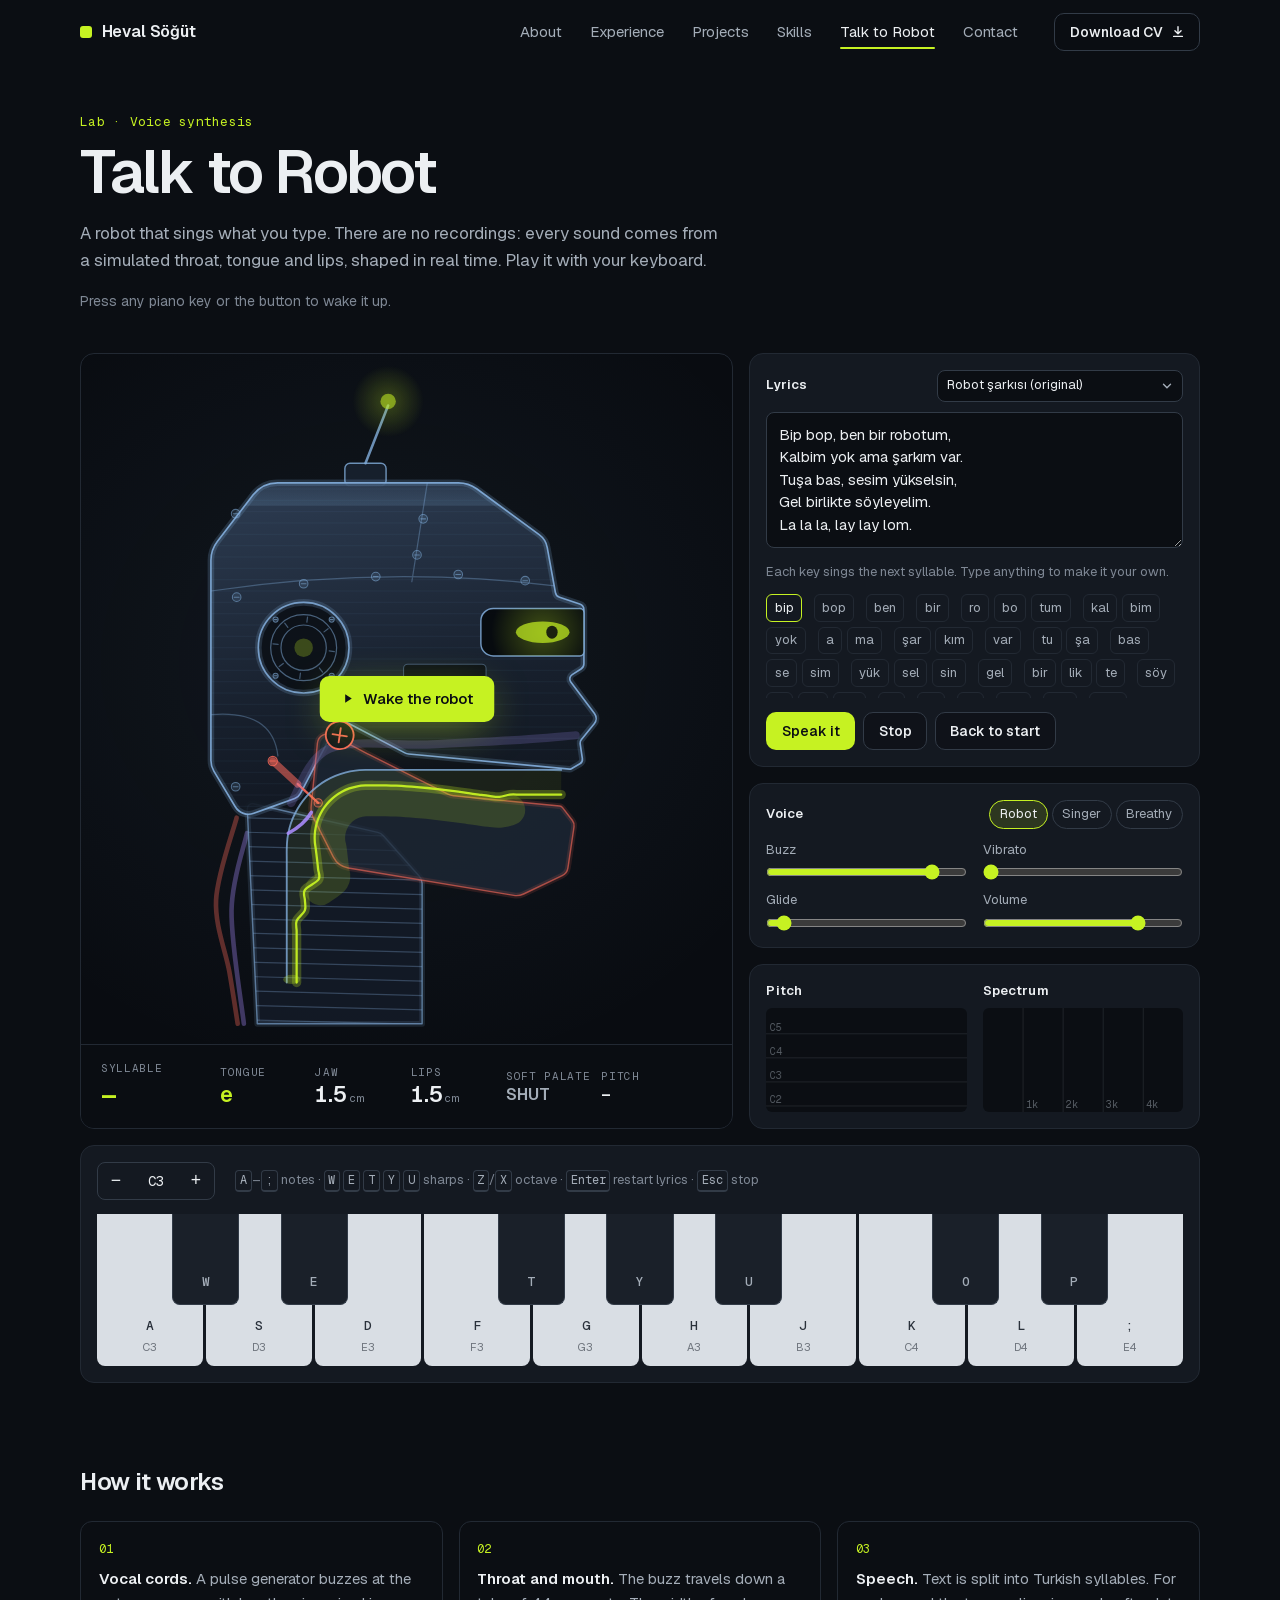
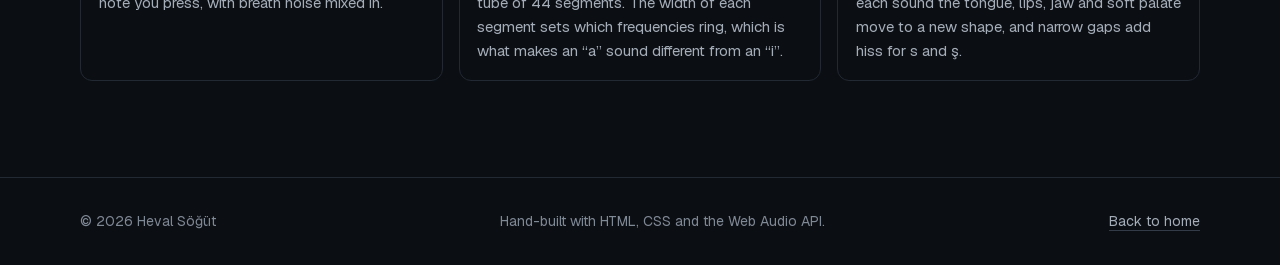
<file: robot/index.html>
<!DOCTYPE html>
<html lang="en">
<head>
  <meta charset="UTF-8">
  <meta name="viewport" content="width=device-width, initial-scale=1.0">
  <meta http-equiv="Content-Security-Policy" content="default-src 'self'; script-src 'self'; style-src 'self'; img-src 'self' data:; font-src 'self'; connect-src 'self'; manifest-src 'self'; object-src 'none'; base-uri 'self'; form-action 'none'; upgrade-insecure-requests">
  <meta name="referrer" content="strict-origin-when-cross-origin">
  <title>Talk to Robot | Heval Söğüt</title>
  <meta name="description" content="A singing robot you play with your keyboard. Every sound comes from a simulated throat, tongue and lips, built from scratch with the Web Audio API.">
  <meta name="author" content="Heval Söğüt">
  <meta name="theme-color" content="#0B0E13">
  <link rel="canonical" href="https://hevalsogut.com/robot/">

  <meta property="og:type" content="website">
  <meta property="og:site_name" content="Heval Söğüt">
  <meta property="og:title" content="Talk to Robot | Heval Söğüt">
  <meta property="og:description" content="A singing robot you play with your keyboard, built on a simulated vocal tract.">
  <meta property="og:url" content="https://hevalsogut.com/robot/">
  <meta property="og:image" content="https://hevalsogut.com/assets/images/og-image.png">
  <meta name="twitter:card" content="summary_large_image">

  <link rel="icon" href="/favicon.ico" sizes="48x48">
  <link rel="icon" href="/favicon.svg" type="image/svg+xml">
  <link rel="apple-touch-icon" href="/apple-touch-icon.png">
  <link rel="manifest" href="/site.webmanifest">
  <link rel="preload" href="/assets/fonts/geist-latin.woff2" as="font" type="font/woff2" crossorigin>
  <link rel="stylesheet" href="/assets/css/style.css?v=10">
  <link rel="stylesheet" href="/assets/css/robot.css?v=3">
  <link rel="modulepreload" href="/assets/js/robot/voice-dsp.js">
</head>
<body class="robot-page">
  <a class="skip-link" href="#main">Skip to content</a>

  <header class="site-head is-stuck">
    <div class="wrap head-inner">
      <a class="brand" href="/">
        <span class="brand-mark" aria-hidden="true"></span>
        <span>Heval Söğüt</span>
      </a>
      <nav class="site-nav" aria-label="Primary">
        <a href="/#about">About</a>
        <a href="/#experience">Experience</a>
        <a href="/#projects">Projects</a>
        <a href="/#skills">Skills</a>
        <a href="/robot/" aria-current="page">Talk to Robot</a>
        <a href="/#contact">Contact</a>
      </nav>
      <a class="btn btn-outline btn-sm head-cv" href="/Heval_Sogut_CV.pdf" download>
        Download CV
        <svg class="icon" viewBox="0 0 16 16" aria-hidden="true"><path d="M8 2v8m0 0L4.5 6.5M8 10l3.5-3.5M3 13h10"/></svg>
      </a>
      <button class="nav-toggle" type="button" aria-expanded="false" aria-controls="mobile-menu">
        <span class="visually-hidden">Menu</span>
        <span class="nav-toggle-bars" aria-hidden="true"></span>
      </button>
    </div>
    <div class="mobile-menu" id="mobile-menu" hidden>
      <nav class="wrap" aria-label="Mobile">
        <a href="/#about">About</a>
        <a href="/#experience">Experience</a>
        <a href="/#projects">Projects</a>
        <a href="/#skills">Skills</a>
        <a href="/robot/" aria-current="page">Talk to Robot</a>
        <a href="/#contact">Contact</a>
        <a class="btn btn-solid" href="/Heval_Sogut_CV.pdf" download>
          Download CV
          <svg class="icon" viewBox="0 0 16 16" aria-hidden="true"><path d="M8 2v8m0 0L4.5 6.5M8 10l3.5-3.5M3 13h10"/></svg>
        </a>
      </nav>
    </div>
  </header>

  <main id="main" class="rb-main">
    <section class="wrap rb-intro" aria-labelledby="rb-title">
      <p class="rb-eyebrow">Lab · Voice synthesis</p>
      <h1 id="rb-title">Talk to Robot</h1>
      <p class="rb-lede">
        A robot that sings what you type. There are no recordings: every sound comes from a
        simulated throat, tongue and lips, shaped in real time. Play it with your keyboard.
      </p>
      <p class="rb-status" id="status" role="status">Press any piano key or the button to wake it up.</p>
    </section>

    <section class="wrap rb-instrument" aria-label="Robot instrument">
      <div class="rb-grid">
        <div class="rb-stage">
          <canvas id="stage" aria-label="Animated cross-section of the robot's head showing tongue, jaw, lips and soft palate" role="img"></canvas>
          <button class="btn btn-solid rb-wake" id="wake" type="button">
            <svg class="icon" viewBox="0 0 16 16" aria-hidden="true"><path d="M5 3.5v9l7-4.5z"/></svg>
            <span>Wake the robot</span>
          </button>
          <dl class="rb-readouts">
            <div class="rb-ro rb-ro-syl"><dt>Syllable</dt><dd id="ro-syl">–</dd></div>
            <div class="rb-ro"><dt>Tongue</dt><dd id="ro-vowel">e</dd></div>
            <div class="rb-ro"><dt>Jaw</dt><dd><span id="ro-jaw">1.5</span><small>cm</small></dd></div>
            <div class="rb-ro"><dt>Lips</dt><dd><span id="ro-lips">1.5</span><small>cm</small></dd></div>
            <div class="rb-ro"><dt>Soft palate</dt><dd id="ro-velum">SHUT</dd></div>
            <div class="rb-ro rb-ro-wide"><dt>Pitch</dt><dd id="ro-pitch">–</dd></div>
          </dl>
        </div>

        <aside class="rb-side" aria-label="Controls">
          <div class="rb-panel">
            <div class="rb-panel-head">
              <label class="rb-label" for="lyrics">Lyrics</label>
              <select id="song" class="rb-select" aria-label="Choose a song">
                <option value="robot">Robot şarkısı (original)</option>
                <option value="twinkle">Twinkle, twinkle (phonetic English)</option>
                <option value="hello">Hello, I am a robot (English)</option>
                <option value="custom" hidden>Your own text</option>
              </select>
            </div>
            <textarea id="lyrics" rows="5" spellcheck="false">Bip bop, ben bir robotum,
Kalbim yok ama şarkım var.
Tuşa bas, sesim yükselsin,
Gel birlikte söyleyelim.
La la la, lay lay lom.</textarea>
            <p class="rb-hint rb-hint-under">Each key sings the next syllable. Type anything to make it your own.</p>
            <div class="rb-chips" id="chips" aria-label="Syllables, click one to sing from there"></div>
            <div class="rb-actions">
              <button class="btn btn-solid btn-sm" id="speak" type="button">Speak it</button>
              <button class="btn btn-outline btn-sm" id="stop" type="button">Stop</button>
              <button class="btn btn-outline btn-sm" id="restart" type="button">Back to start</button>
            </div>
          </div>

          <div class="rb-panel">
            <div class="rb-panel-head">
              <span class="rb-label" id="voice-label">Voice</span>
              <div class="rb-presets" role="group" aria-labelledby="voice-label">
                <button type="button" data-preset="robot" aria-pressed="true">Robot</button>
                <button type="button" data-preset="singer" aria-pressed="false">Singer</button>
                <button type="button" data-preset="breathy" aria-pressed="false">Breathy</button>
              </div>
            </div>
            <div class="rb-sliders">
              <label>Buzz <input type="range" id="tone" min="30" max="98" value="88"></label>
              <label>Vibrato <input type="range" id="vibrato" min="0" max="30" value="0"></label>
              <label>Glide <input type="range" id="glide" min="2" max="200" value="12"></label>
              <label>Volume <input type="range" id="volume" min="0" max="100" value="80"></label>
            </div>
          </div>

          <div class="rb-panel rb-scopes">
            <div>
              <span class="rb-label">Pitch</span>
              <canvas id="pitch-graph" aria-hidden="true"></canvas>
            </div>
            <div>
              <span class="rb-label">Spectrum</span>
              <canvas id="spectrum" aria-hidden="true"></canvas>
            </div>
          </div>
        </aside>
      </div>

      <div class="rb-keys">
        <div class="rb-keys-head">
          <div class="rb-octave" role="group" aria-label="Octave">
            <button type="button" id="octave-down" aria-label="Octave down (Z)">−</button>
            <output id="octave-val">C3</output>
            <button type="button" id="octave-up" aria-label="Octave up (X)">+</button>
          </div>
          <p class="rb-hint">
            <kbd>A</kbd>–<kbd>;</kbd> notes · <kbd>W</kbd> <kbd>E</kbd> <kbd>T</kbd> <kbd>Y</kbd> <kbd>U</kbd> sharps ·
            <kbd>Z</kbd>/<kbd>X</kbd> octave · <kbd>Enter</kbd> restart lyrics · <kbd>Esc</kbd> stop
          </p>
        </div>
        <div class="rb-piano" id="piano"></div>
      </div>
    </section>

    <section class="wrap rb-how" aria-labelledby="rb-how-title">
      <h2 id="rb-how-title">How it works</h2>
      <ol>
        <li><strong>Vocal cords.</strong> A pulse generator buzzes at the note you press, with breath noise mixed in.</li>
        <li><strong>Throat and mouth.</strong> The buzz travels down a tube of 44 segments. The width of each segment sets which frequencies ring, which is what makes an “a” sound different from an “i”.</li>
        <li><strong>Speech.</strong> Text is split into Turkish syllables. For each sound the tongue, lips, jaw and soft palate move to a new shape, and narrow gaps add hiss for s and ş.</li>
      </ol>
    </section>
  </main>

  <footer class="site-foot">
    <div class="wrap foot-inner">
      <p>© 2026 Heval Söğüt</p>
      <p>Hand-built with HTML, CSS and the Web Audio API.</p>
      <a class="text-link" href="/">Back to home</a>
    </div>
  </footer>

  <script src="/assets/js/script.js?v=10" defer></script>
  <script type="module" src="/assets/js/robot/app.js?v=5"></script>
</body>
</html>
</file>
<file: assets/css/style.css>
/* ============================================================
   Heval Söğüt: portfolio
   Cool ink ground, neutral greys, lime reserved for signal:
   live states, network pulses, focus and the primary action.
   One family (Geist); Geist Mono only for timeline dates.
   ============================================================ */

/* Geist and Geist Mono (SIL OFL 1.1), self-hosted variable fonts */
@font-face {
  font-family: "Geist";
  font-style: normal;
  font-weight: 400 700;
  font-display: swap;
  src: url("../fonts/geist-latin.woff2") format("woff2");
  unicode-range: U+0000-00FF, U+0131, U+0152-0153, U+02BB-02BC, U+02C6, U+02DA, U+02DC, U+0304, U+0308, U+0329, U+2000-206F, U+20AC, U+2122, U+2191, U+2193, U+2212, U+2215, U+FEFF, U+FFFD;
}
@font-face {
  font-family: "Geist";
  font-style: normal;
  font-weight: 400 700;
  font-display: swap;
  src: url("../fonts/geist-latin-ext.woff2") format("woff2");
  unicode-range: U+0100-02BA, U+02BD-02C5, U+02C7-02CC, U+02CE-02D7, U+02DD-02FF, U+0304, U+0308, U+0329, U+1D00-1DBF, U+1E00-1E9F, U+1EF2-1EFF, U+2020, U+20A0-20AB, U+20AD-20C0, U+2113, U+2C60-2C7F, U+A720-A7FF;
}
@font-face {
  font-family: "Geist Mono";
  font-style: normal;
  font-weight: 400 500;
  font-display: swap;
  src: url("../fonts/geist-mono-latin.woff2") format("woff2");
  unicode-range: U+0000-00FF, U+0131, U+0152-0153, U+02BB-02BC, U+02C6, U+02DA, U+02DC, U+0304, U+0308, U+0329, U+2000-206F, U+20AC, U+2122, U+2191, U+2193, U+2212, U+2215, U+FEFF, U+FFFD;
}

:root {
  --ink: #0B0E13;
  --surface: rgba(20, 25, 33, 0.72);
  --surface-solid: #141921;
  --line: #222933;
  --line-strong: #323B47;
  --text: #ECEFF2;
  --muted: #A4ADB8;   /* 8.3:1 on ink */
  --faint: #7F8895;   /* 5.2:1 on ink */
  --signal: #C6F222;
  --signal-soft: rgba(198, 242, 34, 0.14);

  --font: "Geist", ui-sans-serif, system-ui, -apple-system, "Segoe UI", sans-serif;
  --font-mono: "Geist Mono", ui-monospace, "SFMono-Regular", Menlo, monospace;

  --gutter: clamp(1.25rem, 4vw, 3rem);
  --max: 76rem;
  --head-h: 4rem;
  --ease: cubic-bezier(0.2, 0.8, 0.2, 1);

  color-scheme: dark;
}

*, *::before, *::after { box-sizing: border-box; }
* { margin: 0; padding: 0; }

html {
  scroll-behavior: smooth;
  scroll-padding-top: calc(var(--head-h) + 1rem);
  -webkit-text-size-adjust: 100%;
}

body {
  background: var(--ink);
  color: var(--text);
  font-family: var(--font);
  font-size: 1rem;
  line-height: 1.6;
  -webkit-font-smoothing: antialiased;
  text-rendering: optimizeLegibility;
  overflow-x: clip;
}

img, svg { display: block; max-width: 100%; }
ul, ol { list-style: none; }
a { color: inherit; text-decoration: none; }
::selection { background: var(--signal); color: var(--ink); }

:focus-visible {
  outline: 2px solid var(--signal);
  outline-offset: 3px;
  border-radius: 6px;
}

.visually-hidden {
  position: absolute !important;
  width: 1px; height: 1px;
  margin: -1px; padding: 0;
  overflow: hidden;
  clip: rect(0 0 0 0);
  white-space: nowrap;
  border: 0;
}

.skip-link {
  position: fixed;
  top: 0.75rem;
  left: 0.75rem;
  z-index: 200;
  padding: 0.6rem 1rem;
  border-radius: 8px;
  background: var(--signal);
  color: var(--ink);
  font-weight: 600;
  transform: translateY(-200%);
  transition: transform 0.2s var(--ease);
}
.skip-link:focus { transform: none; }

.wrap {
  width: 100%;
  max-width: var(--max);
  margin-inline: auto;
  padding-inline: var(--gutter);
}

/* ---------- background network ---------- */
#neural-bg {
  position: fixed;
  inset: 0;
  width: 100%;
  height: 100%;
  z-index: 0;
  display: block;
  pointer-events: none;
  opacity: 0; /* neural-bg.js fades it in once running */
}
.no-webgl #neural-bg { display: none; }

main, .site-foot { position: relative; z-index: 1; }

/* ---------- shared bits ---------- */
.icon {
  width: 1em;
  height: 1em;
  flex: none;
  fill: none;
  stroke: currentColor;
  stroke-width: 1.6;
  stroke-linecap: round;
  stroke-linejoin: round;
}

.btn {
  display: inline-flex;
  align-items: center;
  justify-content: center;
  gap: 0.5rem;
  min-height: 2.875rem;
  padding: 0.65rem 1.25rem;
  border-radius: 10px;
  border: 1px solid transparent;
  font: inherit;
  font-size: 0.9375rem;
  font-weight: 550;
  line-height: 1.2;
  white-space: nowrap;
  cursor: pointer;
  transition: background-color 0.2s, border-color 0.2s, color 0.2s,
    transform 0.25s var(--ease), box-shadow 0.25s var(--ease);
}
.btn .icon { transition: transform 0.25s var(--ease); }
.btn:active { transform: translateY(0) scale(0.97); transition-duration: 0.08s; }
.btn-sm { min-height: 2.375rem; padding: 0.45rem 0.9rem; font-size: 0.875rem; }
.btn-solid { background: var(--signal); color: var(--ink); }
@media (hover: hover) {
  .btn:hover { transform: translateY(-1px); }
  .btn-solid:hover { background: #D6FA55; box-shadow: 0 6px 24px -8px rgba(198, 242, 34, 0.55); }
  .btn[download]:hover .icon { transform: translateY(2px); }
  .btn[target="_blank"]:hover .icon { transform: translate(2px, -2px); }
}
.btn-outline {
  background: rgba(11, 14, 19, 0.55);
  border-color: var(--line-strong);
  color: var(--text);
}
@media (hover: hover) {
  .btn-outline:hover { border-color: var(--muted); background: rgba(236, 239, 242, 0.06); }
}

.text-link {
  color: var(--text);
  text-decoration: underline;
  text-decoration-color: var(--line-strong);
  text-underline-offset: 0.3em;
  text-decoration-thickness: 1px;
  transition: text-decoration-color 0.18s;
}
.text-link:hover { text-decoration-color: var(--signal); }

.live-dot {
  display: inline-block;
  width: 0.5rem;
  height: 0.5rem;
  flex: none;
  border-radius: 50%;
  background: var(--signal);
  box-shadow: 0 0 0 0 rgba(198, 242, 34, 0.5);
  animation: live 2.8s ease-out infinite;
}
@keyframes live {
  0% { box-shadow: 0 0 0 0 rgba(198, 242, 34, 0.45); }
  70%, 100% { box-shadow: 0 0 0 7px rgba(198, 242, 34, 0); }
}

.tags {
  display: flex;
  flex-wrap: wrap;
  gap: 0.375rem;
}
.tags li {
  padding: 0.2rem 0.6rem;
  border: 1px solid var(--line);
  border-radius: 6px;
  color: var(--muted);
  font-size: 0.8125rem;
  line-height: 1.5;
}

/* ============================================================
   Header
   ============================================================ */
.site-head {
  position: fixed;
  inset: 0 0 auto 0;
  z-index: 50;
  transition: background-color 0.25s, border-color 0.25s;
  border-bottom: 1px solid transparent;
}
.site-head.is-stuck,
.site-head.is-open {
  background: rgba(11, 14, 19, 0.86);
  -webkit-backdrop-filter: blur(12px);
  backdrop-filter: blur(12px);
  border-bottom-color: var(--line);
}
.site-head.is-open { background: var(--ink); }

.head-inner {
  display: flex;
  align-items: center;
  gap: 1.5rem;
  height: var(--head-h);
}

.brand {
  display: inline-flex;
  align-items: center;
  gap: 0.6rem;
  font-weight: 600;
  font-size: 1rem;
  letter-spacing: -0.01em;
  margin-right: auto;
  white-space: nowrap;
}
.brand-mark {
  width: 0.75rem;
  height: 0.75rem;
  border-radius: 3px;
  background: var(--signal);
}

.site-nav { display: flex; gap: 0.25rem; }
.site-nav a {
  position: relative;
  white-space: nowrap;
  padding: 0.5rem 0.75rem;
  border-radius: 8px;
  color: var(--muted);
  font-size: 0.9375rem;
  transition: color 0.18s;
}
.site-nav a::after {
  content: "";
  position: absolute;
  left: 0.75rem;
  right: 0.75rem;
  bottom: 0.2rem;
  height: 2px;
  border-radius: 2px;
  background: var(--line-strong);
  transform: scaleX(0);
  transform-origin: left;
  transition: transform 0.3s var(--ease), background-color 0.2s;
}
.site-nav a:hover { color: var(--text); }
.site-nav a:hover::after { transform: scaleX(1); }
.site-nav a[aria-current="true"] { color: var(--text); }
.site-nav a[aria-current="true"]::after { transform: scaleX(1); background: var(--signal); }
.site-nav a[aria-current="page"] { color: var(--text); }
.site-nav a[aria-current="page"]::after { transform: scaleX(1); background: var(--signal); }
.mobile-menu nav > a[aria-current="page"] { color: var(--signal); }

.nav-toggle {
  display: none;
  width: 2.75rem;
  height: 2.75rem;
  margin-right: -0.5rem;
  border: 0;
  border-radius: 10px;
  background: transparent;
  color: var(--text);
  cursor: pointer;
}
.nav-toggle-bars,
.nav-toggle-bars::before,
.nav-toggle-bars::after {
  display: block;
  width: 1.25rem;
  height: 2px;
  margin-inline: auto;
  border-radius: 2px;
  background: currentColor;
  transition: transform 0.25s var(--ease), opacity 0.2s;
}
.nav-toggle-bars { position: relative; }
.nav-toggle-bars::before,
.nav-toggle-bars::after { content: ""; position: absolute; left: 0; }
.nav-toggle-bars::before { top: -6px; }
.nav-toggle-bars::after { top: 6px; }
.nav-toggle[aria-expanded="true"] .nav-toggle-bars { background: transparent; }
.nav-toggle[aria-expanded="true"] .nav-toggle-bars::before { transform: translateY(6px) rotate(45deg); }
.nav-toggle[aria-expanded="true"] .nav-toggle-bars::after { transform: translateY(-6px) rotate(-45deg); }

.mobile-menu {
  border-top: 1px solid var(--line);
  height: calc(100dvh - var(--head-h));
  overflow-y: auto;
}
.mobile-menu:not([hidden]) nav > * {
  animation: menu-in 0.45s var(--ease) both;
}
.mobile-menu nav > :nth-child(2) { animation-delay: 40ms; }
.mobile-menu nav > :nth-child(3) { animation-delay: 80ms; }
.mobile-menu nav > :nth-child(4) { animation-delay: 120ms; }
.mobile-menu nav > :nth-child(5) { animation-delay: 160ms; }
.mobile-menu nav > :nth-child(6) { animation-delay: 200ms; }
.mobile-menu nav > :nth-child(7) { animation-delay: 240ms; }
@keyframes menu-in { from { opacity: 0; transform: translateY(-8px); } }
.mobile-menu nav {
  display: flex;
  flex-direction: column;
  padding-block: 1rem 2rem;
}
.mobile-menu nav > a:not(.btn) {
  padding: 0.9rem 0;
  border-bottom: 1px solid var(--line);
  font-size: 1.5rem;
  font-weight: 500;
  letter-spacing: -0.02em;
}
.mobile-menu .btn { margin-top: 1.75rem; align-self: flex-start; }

@media (max-width: 1023px) {
  .site-nav, .head-cv { display: none; }
  .nav-toggle { display: block; }
}
@media (min-width: 1024px) {
  .mobile-menu { display: none !important; }
}

/* ============================================================
   Hero
   ============================================================ */
.hero {
  position: relative;
  min-height: 100svh;
  display: flex;
  flex-direction: column;
  justify-content: center;
  padding-block: calc(var(--head-h) + 3rem) 2rem;
}
/* keep text legible over the network without hiding it */
.hero::before {
  content: "";
  position: absolute;
  inset: 0;
  z-index: -1;
  pointer-events: none;
  background: linear-gradient(90deg, rgba(11, 14, 19, 0.82) 0%, rgba(11, 14, 19, 0.45) 45%, rgba(11, 14, 19, 0) 70%);
}
.no-webgl .hero::before {
  background:
    radial-gradient(60rem 36rem at 75% 40%, rgba(198, 242, 34, 0.07), transparent 60%),
    radial-gradient(40rem 30rem at 90% 80%, rgba(164, 173, 184, 0.06), transparent 60%);
}

.hero-inner { flex: 1; display: flex; flex-direction: column; justify-content: center; }

.hero-status {
  display: inline-flex;
  align-items: center;
  gap: 0.65rem;
  align-self: flex-start;
  padding: 0.35rem 0.85rem 0.35rem 0.7rem;
  border: 1px solid var(--line);
  border-radius: 999px;
  background: rgba(11, 14, 19, 0.6);
  color: var(--muted);
  font-size: 0.875rem;
}

.hero-title {
  margin-top: 1.5rem;
  font-size: clamp(3rem, 1.6rem + 6.4vw, 7.5rem);
  font-weight: 600;
  line-height: 0.95;
  letter-spacing: -0.045em;
}

.hero-lede {
  max-width: 38rem;
  margin-top: 1.5rem;
  color: var(--muted);
  font-size: clamp(1.125rem, 1rem + 0.55vw, 1.4rem);
  line-height: 1.5;
  letter-spacing: -0.01em;
  text-wrap: pretty;
}

.hero-actions {
  display: flex;
  flex-wrap: wrap;
  align-items: center;
  gap: 0.75rem 1rem;
  margin-top: 2.25rem;
}
.hero-actions .text-link { margin-left: 0.5rem; font-size: 0.9375rem; }

.hero-hint {
  margin-top: 2rem;
  color: var(--faint);
  font-size: 0.8125rem;
  visibility: hidden;
}
.nn-live .hero-hint { visibility: visible; }
.hint-touch { display: none; }
@media (hover: none) {
  .hint-fine { display: none; }
  .hint-touch { display: inline; }
}

.hero-now { margin-top: 3rem; }
.now-grid {
  display: grid;
  grid-template-columns: repeat(3, minmax(0, 1fr));
  border-top: 1px solid var(--line);
}
.now-grid > div { padding: 1rem 1.5rem 0 0; }
.now-grid dt { color: var(--faint); font-size: 0.8125rem; }
.now-grid dd { margin-top: 0.2rem; font-size: 0.9375rem; color: var(--text); }

/* page-load sequence: the only non-interactive motion on the page */
.js .load {
  opacity: 0;
  transform: translateY(10px);
  animation: load-in 0.8s var(--ease) forwards;
  animation-delay: calc(var(--i) * 90ms + 120ms);
}
@keyframes load-in { to { opacity: 1; transform: none; } }
/* the name is the largest paint: keep it visible from the first frame
   so it counts for LCP immediately; it only slides */
.js .hero-title.load { opacity: 1; }
.load-0 { --i: 0; }
.load-1 { --i: 1; }
.load-2 { --i: 2; }
.load-3 { --i: 3; }
.load-4 { --i: 4; }
.load-5 { --i: 5; }

/* ============================================================
   Sections
   ============================================================ */
.section {
  position: relative;
  padding-block: clamp(4.5rem, 9vw, 8rem);
  background: linear-gradient(rgba(11, 14, 19, 0.7), rgba(11, 14, 19, 0.7));
  border-top: 1px solid var(--line);
}

.section-grid {
  display: grid;
  grid-template-columns: minmax(10rem, 15rem) minmax(0, 1fr);
  gap: 2rem clamp(2rem, 5vw, 5rem);
  align-items: start;
}
.section-title {
  position: sticky;
  top: calc(var(--head-h) + 2rem);
  font-size: 1.375rem;
  font-weight: 600;
  letter-spacing: -0.02em;
}
.section-body { min-width: 0; }

.subhead {
  margin-top: 3.5rem;
  margin-bottom: 1rem;
  color: var(--muted);
  font-size: 1rem;
  font-weight: 500;
}

/* ---------- about ---------- */
#about .section-body {
  display: grid;
  grid-template-columns: minmax(0, 1.5fr) minmax(0, 1fr);
  gap: 2.5rem clamp(2rem, 4vw, 4rem);
}
.prose { max-width: 40rem; }
.prose p + p { margin-top: 1.1rem; }
.prose p { color: var(--muted); font-size: 1.0625rem; text-wrap: pretty; }
.prose .about-lead {
  color: var(--text);
  font-size: clamp(1.25rem, 1.05rem + 0.8vw, 1.625rem);
  line-height: 1.4;
  letter-spacing: -0.015em;
}
.pull {
  margin-top: 2rem;
  padding-left: 1.1rem;
  border-left: 2px solid var(--signal);
}
.pull p { color: var(--text); font-size: 1.0625rem; }

.facts { display: flex; flex-direction: column; }
.facts > div { padding-block: 1rem; border-bottom: 1px solid var(--line); }
.facts > div:first-child { padding-top: 0.35rem; }
.facts dt { color: var(--faint); font-size: 0.8125rem; }
.facts dd { margin-top: 0.2rem; font-size: 0.9375rem; }

/* ---------- experience ---------- */
.timeline { position: relative; }
.job {
  display: grid;
  grid-template-columns: 11rem minmax(0, 1fr);
  gap: 0.5rem 2rem;
  padding-block: 2.25rem;
  border-bottom: 1px solid var(--line);
}
.job:first-child { padding-top: 0.25rem; }
.job:last-child { border-bottom: 0; padding-bottom: 0; }

.job-dates {
  font-family: var(--font-mono);
  font-size: 0.8125rem;
  color: var(--text);
  font-variant-numeric: tabular-nums;
  letter-spacing: -0.01em;
}
.is-live { color: var(--signal); }
.job-place { margin-top: 0.15rem; color: var(--faint); font-size: 0.8125rem; }

.job-role { font-size: 1.1875rem; font-weight: 600; letter-spacing: -0.015em; line-height: 1.3; }
.job-org { color: var(--muted); margin-top: 0.1rem; }

.job-points { margin-top: 1rem; display: grid; gap: 0.65rem; max-width: 44rem; }
.job-points li,
.feature-points li {
  position: relative;
  padding-left: 1.1rem;
  color: var(--muted);
  text-wrap: pretty;
}
.job-points li::before,
.feature-points li::before {
  content: "";
  position: absolute;
  left: 0;
  top: 0.62em;
  width: 5px;
  height: 5px;
  border-radius: 50%;
  background: var(--faint);
}
.job-text { margin-top: 1rem; color: var(--muted); max-width: 44rem; }
.job .tags { margin-top: 1.25rem; }

/* ---------- projects ---------- */
.feature {
  display: grid;
  grid-template-columns: minmax(0, 1.4fr) minmax(0, 1fr);
  gap: 2.5rem;
  padding: clamp(1.5rem, 3vw, 2.5rem);
  border: 1px solid var(--line-strong);
  border-radius: 20px;
  background: var(--surface);
}
.feature-role { color: var(--faint); font-size: 0.875rem; }
.feature-title {
  margin-top: 0.35rem;
  font-size: clamp(2.25rem, 1.6rem + 2.4vw, 3.5rem);
  font-weight: 600;
  line-height: 1;
  letter-spacing: -0.04em;
}
.status-pill {
  display: inline-flex;
  align-items: center;
  gap: 0.55rem;
  margin-top: 1rem;
  padding: 0.25rem 0.75rem 0.25rem 0.6rem;
  border-radius: 999px;
  background: var(--signal-soft);
  color: var(--signal);
  font-size: 0.8125rem;
  font-weight: 500;
}
.feature-lede {
  margin-top: 1.25rem;
  font-size: 1.125rem;
  line-height: 1.5;
  max-width: 36rem;
  text-wrap: pretty;
}
.feature-points { margin-top: 1.25rem; display: grid; gap: 0.5rem; max-width: 36rem; }
.feature .btn { margin-top: 1.75rem; }

/* decorative week grid: booked, awaiting approval, open */
.feature-visual { display: flex; align-items: center; justify-content: center; }
.slots {
  width: 100%;
  max-width: 20rem;
  padding: 1.25rem;
  border: 1px solid var(--line);
  border-radius: 14px;
  background: rgba(11, 14, 19, 0.65);
}
.slots-head, .slots-grid {
  display: grid;
  grid-template-columns: repeat(5, 1fr);
  gap: 0.4rem;
}
.slots-head { margin-bottom: 0.6rem; color: var(--faint); font-size: 0.75rem; text-align: center; }
.slots i {
  display: block;
  height: 1.6rem;
  border-radius: 5px;
  border: 1px solid var(--line);
}
.slots i.b { background: var(--line-strong); border-color: var(--line-strong); }
.slots i.p { border-color: var(--signal); border-style: dashed; background: var(--signal-soft); }
.slots-key {
  display: flex;
  flex-wrap: wrap;
  gap: 0.4rem 1rem;
  margin-top: 1rem;
  color: var(--faint);
  font-size: 0.75rem;
}
.slots-key span { display: inline-flex; align-items: center; gap: 0.4rem; }
.slots-key i { width: 0.75rem; height: 0.75rem; border-radius: 3px; }

.project {
  position: relative;
  margin-top: 1.25rem;
  padding: clamp(1.5rem, 3vw, 2rem) clamp(1.5rem, 3vw, 2.5rem);
  border: 1px solid var(--line);
  border-radius: 16px;
  background: var(--surface);
  transition: border-color 0.18s;
}
.project { transition: border-color 0.25s, background-color 0.25s, transform 0.3s var(--ease); }
.project-link .icon { transition: transform 0.25s var(--ease); }
@media (hover: hover) {
  .project:hover { border-color: var(--line-strong); background: rgba(26, 32, 41, 0.8); transform: translateY(-2px); }
  .project:hover .project-link .icon { transform: translate(2px, -2px); }
}
.project:active { transform: scale(0.995); }
.project:focus-within { border-color: var(--muted); }
.project-kind { color: var(--faint); font-size: 0.875rem; }
.project-title { margin-top: 0.3rem; font-size: 1.375rem; font-weight: 600; letter-spacing: -0.02em; }
.project > p:not(.project-kind) { margin-top: 0.5rem; color: var(--muted); max-width: 40rem; }
.stretched::after { content: ""; position: absolute; inset: 0; border-radius: inherit; }
.stretched:focus-visible { outline: none; }
.stretched:focus-visible::after { outline: 2px solid var(--signal); outline-offset: 3px; border-radius: 16px; }
.project-foot {
  display: flex;
  flex-wrap: wrap;
  align-items: center;
  justify-content: space-between;
  gap: 1rem;
  margin-top: 1.25rem;
}
.project-link {
  display: inline-flex;
  align-items: center;
  gap: 0.4rem;
  color: var(--text);
  font-size: 0.9375rem;
  font-weight: 500;
}
.project:hover .project-link { color: var(--signal); }

.more { border-top: 1px solid var(--line); }
.more li {
  display: flex;
  flex-wrap: wrap;
  justify-content: space-between;
  align-items: baseline;
  gap: 0.25rem 1.5rem;
  padding-block: 0.9rem;
  border-bottom: 1px solid var(--line);
}
.more-name { font-weight: 500; }
.more-stack { color: var(--faint); font-size: 0.9375rem; }

/* ---------- skills ---------- */
.sprite { position: absolute; width: 0; height: 0; overflow: hidden; }

.skills { display: grid; gap: 2.25rem; }
.skill-group dt {
  margin-bottom: 0.85rem;
  color: var(--muted);
  font-size: 0.9375rem;
  font-weight: 500;
}
.skill-group dd { display: grid; gap: 0.6rem; }

.logo-grid {
  display: grid;
  grid-template-columns: repeat(auto-fill, minmax(6.75rem, 1fr));
  gap: 0.6rem;
  max-width: 50rem;
}
.logo-tile {
  display: flex;
  flex-direction: column;
  align-items: center;
  justify-content: center;
  gap: 0.6rem;
  min-height: 5.75rem;
  padding: 0.9rem 0.5rem 0.75rem;
  border: 1px solid var(--line);
  border-radius: 12px;
  background: var(--surface);
  text-align: center;
  font-size: 0.8125rem;
  line-height: 1.25;
  color: var(--text);
  transition: border-color 0.25s, background-color 0.25s;
}
.logo {
  width: 1.75rem;
  height: 1.75rem;
  transition: transform 0.35s var(--ease);
}
@media (hover: hover) {
  .logo-tile:hover { border-color: var(--line-strong); background: rgba(26, 32, 41, 0.85); }
  .logo-tile:hover .logo { transform: translateY(-2px) scale(1.08); }
}

.chips { display: flex; flex-wrap: wrap; gap: 0.5rem; }
.chips li {
  padding: 0.4rem 0.8rem;
  border: 1px solid var(--line);
  border-radius: 8px;
  background: rgba(20, 25, 33, 0.5);
  color: var(--muted);
  font-size: 0.875rem;
  line-height: 1.4;
}
.lvl { color: var(--faint); margin-left: 0.25rem; }

/* ---------- contact ---------- */
.contact-lede {
  max-width: 34rem;
  color: var(--muted);
  font-size: 1.125rem;
  text-wrap: pretty;
}
.contact-mail {
  display: inline-block;
  margin-top: 1rem;
  font-size: clamp(1.5rem, 0.9rem + 3.4vw, 3.5rem);
  font-weight: 600;
  letter-spacing: -0.035em;
  line-height: 1.15;
  overflow-wrap: anywhere;
  text-decoration: underline;
  text-decoration-color: var(--line-strong);
  text-decoration-thickness: 2px;
  text-underline-offset: 0.18em;
  transition: text-decoration-color 0.18s;
}
.contact-mail:hover { text-decoration-color: var(--signal); }
.contact-actions { display: flex; flex-wrap: wrap; gap: 0.75rem; margin-top: 2rem; }

/* ---------- footer ---------- */
.site-foot {
  border-top: 1px solid var(--line);
  background: var(--ink);
}
.foot-inner {
  display: flex;
  flex-wrap: wrap;
  justify-content: space-between;
  gap: 0.5rem 2rem;
  padding-block: 2rem;
  color: var(--faint);
  font-size: 0.875rem;
}
.foot-inner .text-link { color: var(--muted); }

/* ============================================================
   Responsive
   ============================================================ */
@media (max-width: 1023px) {
  .section-grid { grid-template-columns: minmax(0, 1fr); }
  .section-title { position: static; }
  #about .section-body { grid-template-columns: minmax(0, 1fr); }
  .feature { grid-template-columns: minmax(0, 1fr); }
  .feature-visual { justify-content: flex-start; }
}

@media (max-width: 767px) {
  .hero { padding-block: calc(var(--head-h) + 2rem) 1.5rem; }
  .hero::before {
    background: linear-gradient(180deg, rgba(11, 14, 19, 0.1) 0%, rgba(11, 14, 19, 0.45) 40%, rgba(11, 14, 19, 0.55) 70%, rgba(11, 14, 19, 0.85) 100%);
  }
  .hero-actions .btn { flex: 1 1 auto; }
  .hero-actions .text-link { margin-left: 0; flex-basis: 100%; }
  .now-grid { grid-template-columns: minmax(0, 1fr); }
  .now-grid > div { padding: 0.75rem 0; border-bottom: 1px solid var(--line); }
  .now-grid > div:last-child { border-bottom: 0; }
  .hero-now { margin-top: 2rem; }

  .job { grid-template-columns: minmax(0, 1fr); padding-block: 1.75rem; }
  .job-when { display: flex; flex-wrap: wrap; gap: 0.1rem 1rem; align-items: baseline; }
  .job-place { margin-top: 0; }
  .logo-grid { grid-template-columns: repeat(3, minmax(0, 1fr)); }
  .feature-visual { display: none; }
  .feature .btn, .contact-actions .btn { width: 100%; }
  .contact-actions .btn-outline { width: auto; flex: 1 1 0; }
}

@media (max-width: 399px) {
  .hero-status { font-size: 0.8125rem; gap: 0.5rem; padding-inline: 0.6rem 0.75rem; }
}

@media (prefers-reduced-motion: reduce) {
  html { scroll-behavior: auto; }
  *, *::before, *::after {
    animation-duration: 0.01ms !important;
    animation-iteration-count: 1 !important;
    transition-duration: 0.01ms !important;
  }
  .js .load { opacity: 1; transform: none; animation: none; }
}

@media (forced-colors: active) {
  .btn, .tags li, .feature, .project { border: 1px solid CanvasText; }
  .brand-mark, .live-dot { background: CanvasText; }
}
</file>
<file: assets/css/robot.css>
/* ============================================================
   Talk to Robot page. Builds on style.css tokens.
   ============================================================ */

.rb-main {
  padding-top: calc(var(--head-h) + clamp(1.5rem, 4vw, 3rem));
  padding-bottom: clamp(3rem, 8vw, 6rem);
}

/* ---------- intro ---------- */
.rb-intro { max-width: var(--max); }
.rb-eyebrow {
  font-family: var(--font-mono);
  font-size: 0.8125rem;
  color: var(--signal);
  letter-spacing: 0.02em;
  margin-bottom: 0.5rem;
}
.rb-intro h1 {
  font-size: clamp(2.25rem, 6vw, 3.75rem);
  line-height: 1.05;
  letter-spacing: -0.035em;
  font-weight: 600;
}
.rb-lede {
  max-width: 40rem;
  margin-top: 1rem;
  color: var(--muted);
  font-size: 1.0625rem;
}
.rb-status {
  margin-top: 1rem;
  font-size: 0.875rem;
  color: var(--faint);
}

/* ---------- layout ---------- */
.rb-instrument { margin-top: clamp(1.5rem, 4vw, 2.5rem); }
.rb-grid {
  display: grid;
  grid-template-columns: minmax(0, 1.45fr) minmax(0, 1fr);
  gap: 1rem;
}

.rb-stage,
.rb-panel,
.rb-keys {
  background: var(--surface-solid);
  border: 1px solid var(--line);
  border-radius: 14px;
}

/* ---------- stage ---------- */
.rb-stage {
  position: relative;
  min-height: 34rem;
  overflow: hidden;
  background:
    radial-gradient(120% 90% at 45% 40%, rgba(120, 170, 225, 0.07), transparent 60%),
    #090C11;
}
#stage {
  position: absolute;
  inset: 0 0 var(--ro-h) 0;
  width: 100%;
  height: calc(100% - var(--ro-h));
  display: block;
}
.rb-stage { --ro-h: 5.25rem; }
.rb-wake {
  position: absolute;
  left: 50%;
  top: calc(50% - var(--ro-h) / 2);
  transform: translate(-50%, -50%);
  gap: 0.5rem;
  z-index: 2;
  box-shadow: 0 10px 40px -10px rgba(198, 242, 34, 0.6);
}
.rb-wake .icon { fill: currentColor; stroke: none; }
.rb-wake:hover { transform: translate(-50%, -50%) translateY(-1px); }
.rb-stage.is-awake .rb-wake { display: none; }

.rb-readouts {
  position: absolute;
  left: 0;
  right: 0;
  bottom: 0;
  height: var(--ro-h);
  display: grid;
  grid-template-columns: 1.3fr repeat(4, 1fr) 1.4fr;
  align-items: center;
  gap: 0 1rem;
  padding: 0 1.25rem;
  border-top: 1px solid var(--line);
  background: rgba(11, 14, 19, 0.7);
  pointer-events: none;
}
.rb-ro { min-width: 0; }
.rb-ro dt {
  font-family: var(--font-mono);
  font-size: 0.6875rem;
  text-transform: uppercase;
  letter-spacing: 0.06em;
  color: var(--faint);
  white-space: nowrap;
}
.rb-ro dd {
  font-size: 1.375rem;
  font-weight: 600;
  line-height: 1.25;
  font-variant-numeric: tabular-nums;
  color: var(--text);
  white-space: nowrap;
  overflow: hidden;
  text-overflow: ellipsis;
}
.rb-ro dd small { font-size: 0.6875rem; font-weight: 400; color: var(--faint); margin-left: 0.2em; }
.rb-ro-syl dd { font-size: 1.75rem; color: var(--signal); letter-spacing: -0.02em; }
.rb-ro-wide dd { font-size: 1rem; }
#ro-vowel { color: #C6F222; }
#ro-velum { font-size: 1rem; color: var(--muted); }
#ro-velum.is-open { color: #A78BFA; }

/* ---------- side panels ---------- */
.rb-side {
  display: flex;
  flex-direction: column;
  gap: 1rem;
  min-width: 0;
}
.rb-panel { padding: 1rem; }
.rb-panel-head {
  display: flex;
  flex-wrap: wrap;
  align-items: baseline;
  justify-content: space-between;
  gap: 0.25rem 1rem;
  margin-bottom: 0.65rem;
}
.rb-label {
  display: block;
  font-size: 0.8125rem;
  font-weight: 600;
  letter-spacing: 0.01em;
}
.rb-hint { font-size: 0.8125rem; color: var(--faint); }

.rb-select {
  max-width: 100%;
  padding: 0.3rem 1.8rem 0.3rem 0.6rem;
  border: 1px solid var(--line-strong);
  border-radius: 8px;
  background: var(--ink) url("data:image/svg+xml,%3Csvg xmlns='http://www.w3.org/2000/svg' viewBox='0 0 16 16'%3E%3Cpath d='M4 6l4 4 4-4' fill='none' stroke='%23A4ADB8' stroke-width='1.6' stroke-linecap='round'/%3E%3C/svg%3E") no-repeat right 0.5rem center / 0.85rem;
  color: var(--text);
  font: inherit;
  font-size: 0.8125rem;
  appearance: none;
  -webkit-appearance: none;
  cursor: pointer;
}
.rb-select:focus-visible { outline: 2px solid var(--signal); outline-offset: 1px; }
.rb-hint-under { margin-top: 0.4rem; }

#lyrics {
  width: 100%;
  resize: vertical;
  min-height: 4.5rem;
  padding: 0.65rem 0.75rem;
  border: 1px solid var(--line-strong);
  border-radius: 8px;
  background: var(--ink);
  color: var(--text);
  font: inherit;
  font-size: 0.9375rem;
  line-height: 1.5;
}
#lyrics:focus-visible { outline: 2px solid var(--signal); outline-offset: 1px; }

.rb-chips {
  display: flex;
  flex-wrap: wrap;
  gap: 0.3rem;
  margin-top: 0.75rem;
  max-height: 6.5rem;
  overflow-y: auto;
  position: relative;
}
.rb-chip {
  padding: 0.15rem 0.45rem;
  border: 1px solid var(--line);
  border-radius: 6px;
  background: transparent;
  color: var(--muted);
  font: inherit;
  font-size: 0.8125rem;
  cursor: pointer;
  transition: background-color 0.12s, color 0.12s, border-color 0.12s;
}
.rb-chip.is-word-end { margin-right: 0.45rem; }
.rb-chip:hover { border-color: var(--line-strong); color: var(--text); }
.rb-chip.is-next { border-color: var(--signal); color: var(--text); }
.rb-chip.is-on { background: var(--signal); border-color: var(--signal); color: var(--ink); }

.rb-actions {
  display: flex;
  flex-wrap: wrap;
  gap: 0.5rem;
  margin-top: 0.85rem;
}

.rb-presets { display: inline-flex; gap: 0.25rem; }
.rb-presets button {
  padding: 0.2rem 0.6rem;
  border: 1px solid var(--line-strong);
  border-radius: 999px;
  background: transparent;
  color: var(--muted);
  font: inherit;
  font-size: 0.8125rem;
  cursor: pointer;
}
.rb-presets button[aria-pressed="true"] {
  background: var(--signal-soft);
  border-color: var(--signal);
  color: var(--text);
}

.rb-sliders {
  display: grid;
  grid-template-columns: 1fr 1fr;
  gap: 0.6rem 1rem;
}
.rb-sliders label {
  display: grid;
  gap: 0.25rem;
  font-size: 0.8125rem;
  color: var(--muted);
}
.rb-sliders input[type="range"] {
  width: 100%;
  accent-color: var(--signal);
}

.rb-scopes {
  display: grid;
  grid-template-columns: 1fr 1fr;
  gap: 1rem;
}
.rb-scopes canvas {
  display: block;
  width: 100%;
  height: 6.5rem;
  margin-top: 0.4rem;
  border-radius: 6px;
  background: var(--ink);
}

/* ---------- keyboard ---------- */
.rb-keys {
  margin-top: 1rem;
  padding: 1rem;
}
.rb-keys-head {
  display: flex;
  flex-wrap: wrap;
  align-items: center;
  gap: 0.5rem 1.25rem;
  margin-bottom: 0.85rem;
}
.rb-keys kbd {
  display: inline-block;
  min-width: 1.4em;
  padding: 0 0.3em;
  border: 1px solid var(--line-strong);
  border-bottom-width: 2px;
  border-radius: 4px;
  font-family: var(--font-mono);
  font-size: 0.75rem;
  text-align: center;
  color: var(--muted);
}
.rb-octave {
  display: inline-flex;
  align-items: center;
  border: 1px solid var(--line-strong);
  border-radius: 8px;
  overflow: hidden;
}
.rb-octave button {
  width: 2.25rem;
  height: 2.25rem;
  border: 0;
  background: transparent;
  color: var(--text);
  font-size: 1.1rem;
  cursor: pointer;
}
.rb-octave button:hover { background: rgba(236, 239, 242, 0.06); }
.rb-octave output {
  min-width: 2.75rem;
  text-align: center;
  font-family: var(--font-mono);
  font-size: 0.875rem;
}

.rb-piano {
  --whites: 10;
  position: relative;
  height: 9.5rem;
  display: grid;
  grid-template-columns: repeat(var(--whites), 1fr);
  gap: 3px;
  user-select: none;
  -webkit-user-select: none;
  touch-action: none;
}
.rb-key {
  position: relative;
  display: flex;
  flex-direction: column;
  justify-content: flex-end;
  align-items: center;
  gap: 0.15rem;
  padding-bottom: 0.55rem;
  border: 0;
  border-radius: 0 0 8px 8px;
  font: inherit;
  cursor: pointer;
  -webkit-tap-highlight-color: transparent;
  transition: background-color 0.06s, transform 0.06s;
}
.rb-key.is-white {
  grid-row: 1;
  grid-column: calc(var(--i) + 1);
  background: #D9DEE4;
  color: #2A313B;
}
.rb-key.is-black {
  position: absolute;
  top: 0;
  z-index: 1;
  width: calc(100% / var(--whites) * 0.62);
  height: 60%;
  left: calc(100% / var(--whites) * var(--at) - 100% / var(--whites) * 0.31);
  background: #1A2029;
  color: var(--muted);
  border: 1px solid var(--line-strong);
  border-top: 0;
}
.rb-key-letter {
  font-family: var(--font-mono);
  font-size: 0.8125rem;
  font-weight: 500;
}
.rb-key-note { font-size: 0.6875rem; opacity: 0.6; }
.rb-key.is-white.is-down { background: var(--signal); color: var(--ink); transform: translateY(2px); }
.rb-key.is-black.is-down { background: #8FB31A; color: var(--ink); }
@media (hover: hover) {
  .rb-key.is-white:hover { background: #EEF1F4; }
  .rb-key.is-white.is-down:hover { background: var(--signal); }
}

/* ---------- how it works ---------- */
.rb-how { margin-top: clamp(3rem, 7vw, 5rem); }
.rb-how h2 {
  font-size: 1.5rem;
  font-weight: 600;
  letter-spacing: -0.02em;
}
.rb-how ol {
  display: grid;
  grid-template-columns: repeat(3, minmax(0, 1fr));
  gap: 1rem;
  margin-top: 1.25rem;
  counter-reset: how;
}
.rb-how li {
  counter-increment: how;
  padding: 1.1rem;
  border: 1px solid var(--line);
  border-radius: 12px;
  color: var(--muted);
  font-size: 0.9375rem;
}
.rb-how li::before {
  content: "0" counter(how);
  display: block;
  margin-bottom: 0.5rem;
  font-family: var(--font-mono);
  font-size: 0.75rem;
  color: var(--signal);
}
.rb-how strong { color: var(--text); font-weight: 600; }

/* ---------- responsive ---------- */
@media (max-width: 1023px) {
  .rb-grid { grid-template-columns: minmax(0, 1fr); }
  .rb-stage { min-height: 30rem; }
  .rb-how ol { grid-template-columns: minmax(0, 1fr); }
}
@media (max-width: 599px) {
  .rb-stage { min-height: 32rem; }
  .rb-stage { --ro-h: 8.5rem; }
  .rb-readouts {
    grid-template-columns: repeat(3, minmax(0, 1fr));
    gap: 0.5rem 0.75rem;
    padding: 0.75rem 1rem;
    align-content: center;
  }
  .rb-ro dd { font-size: 1.05rem; }
  .rb-ro-syl dd { font-size: 1.25rem; }
  .rb-ro-wide dd { font-size: 0.9rem; }
  .rb-sliders, .rb-scopes { grid-template-columns: minmax(0, 1fr); }
  .rb-piano { height: 8rem; }
  .rb-keys-head .rb-hint { display: none; }
}
</file>
